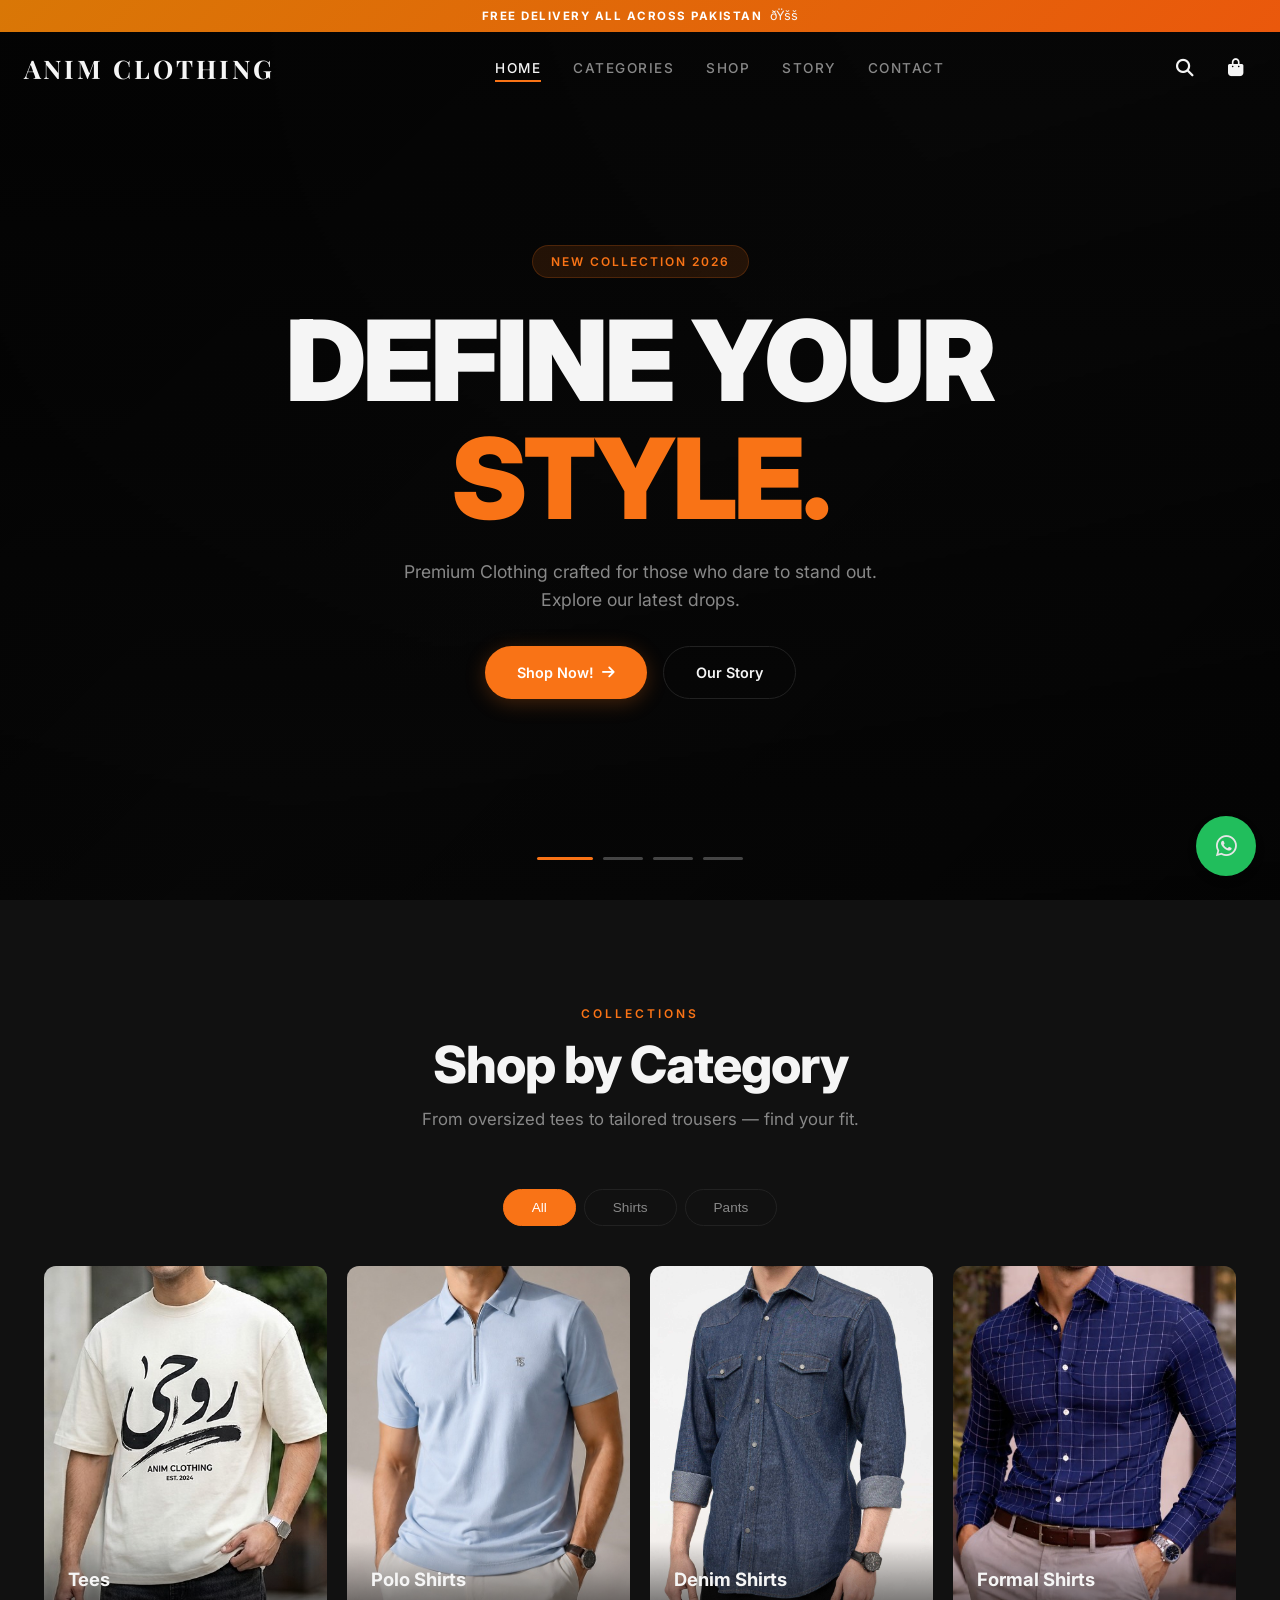
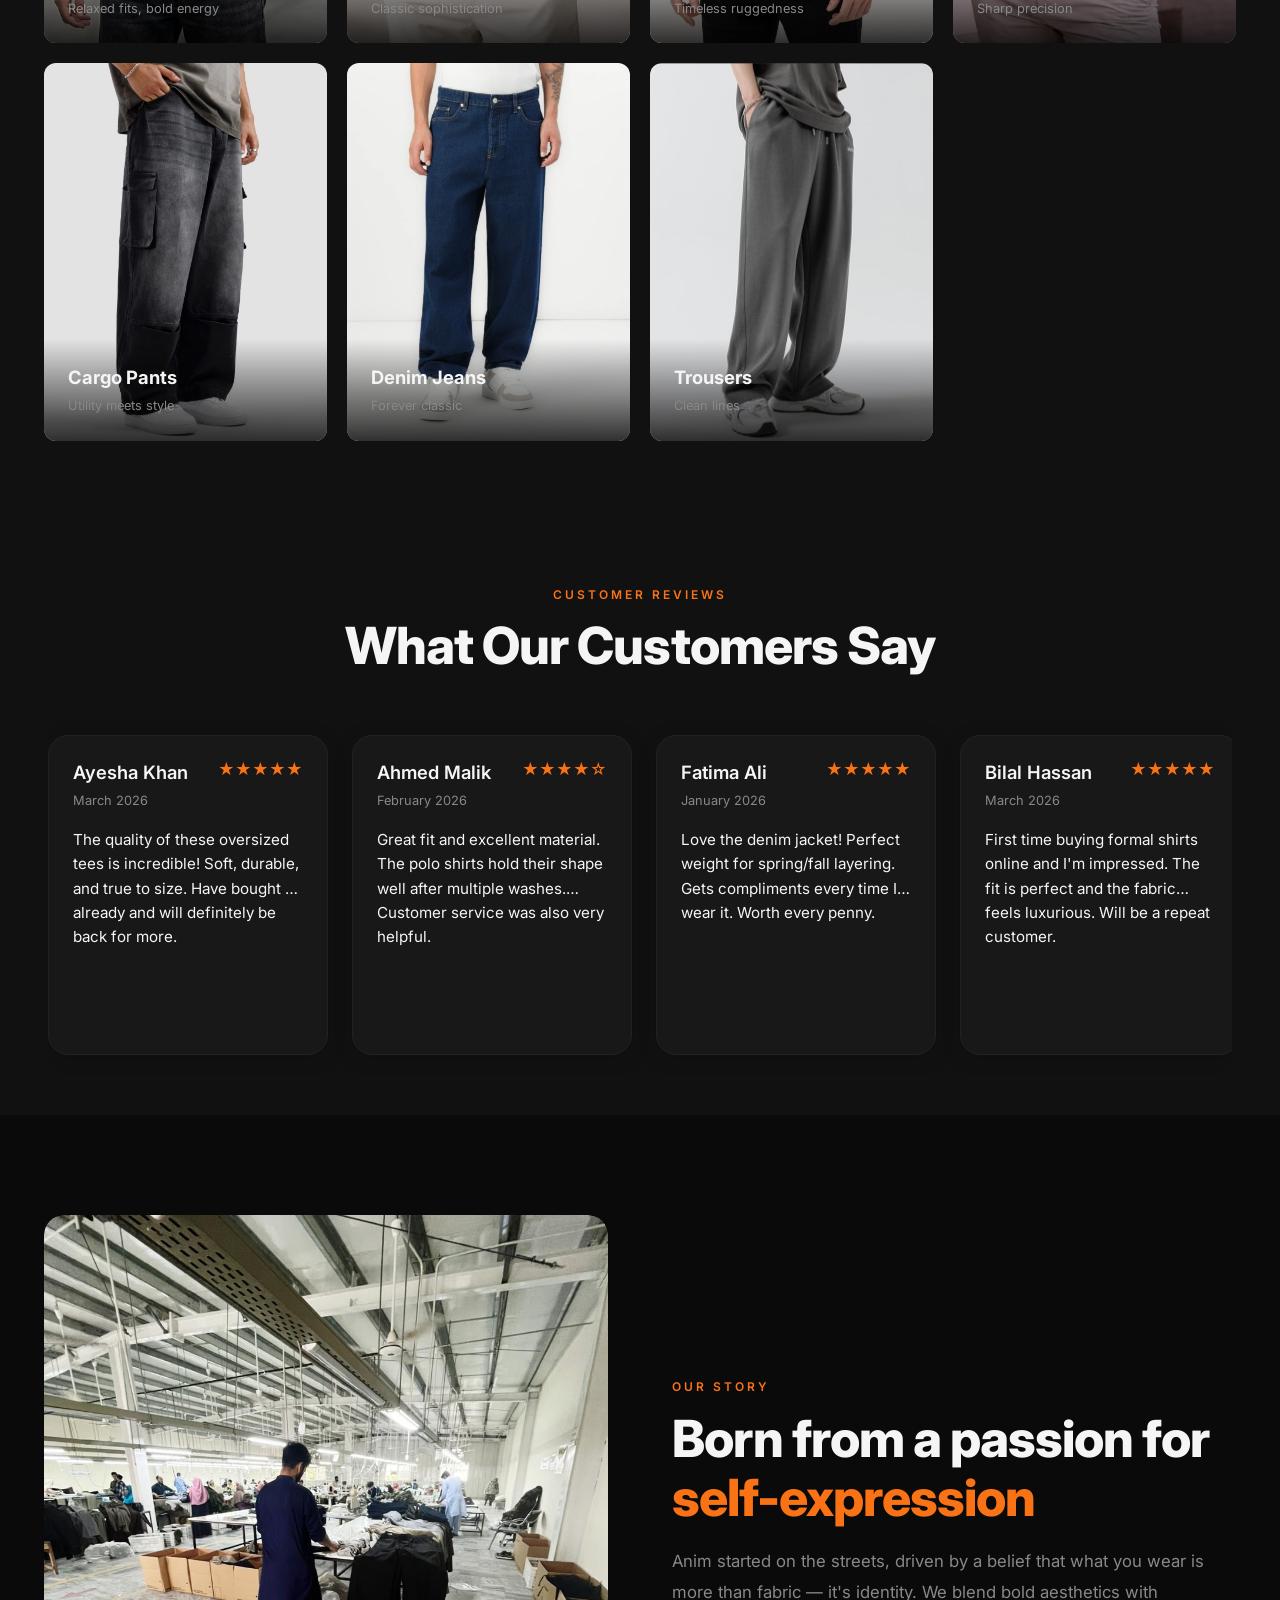
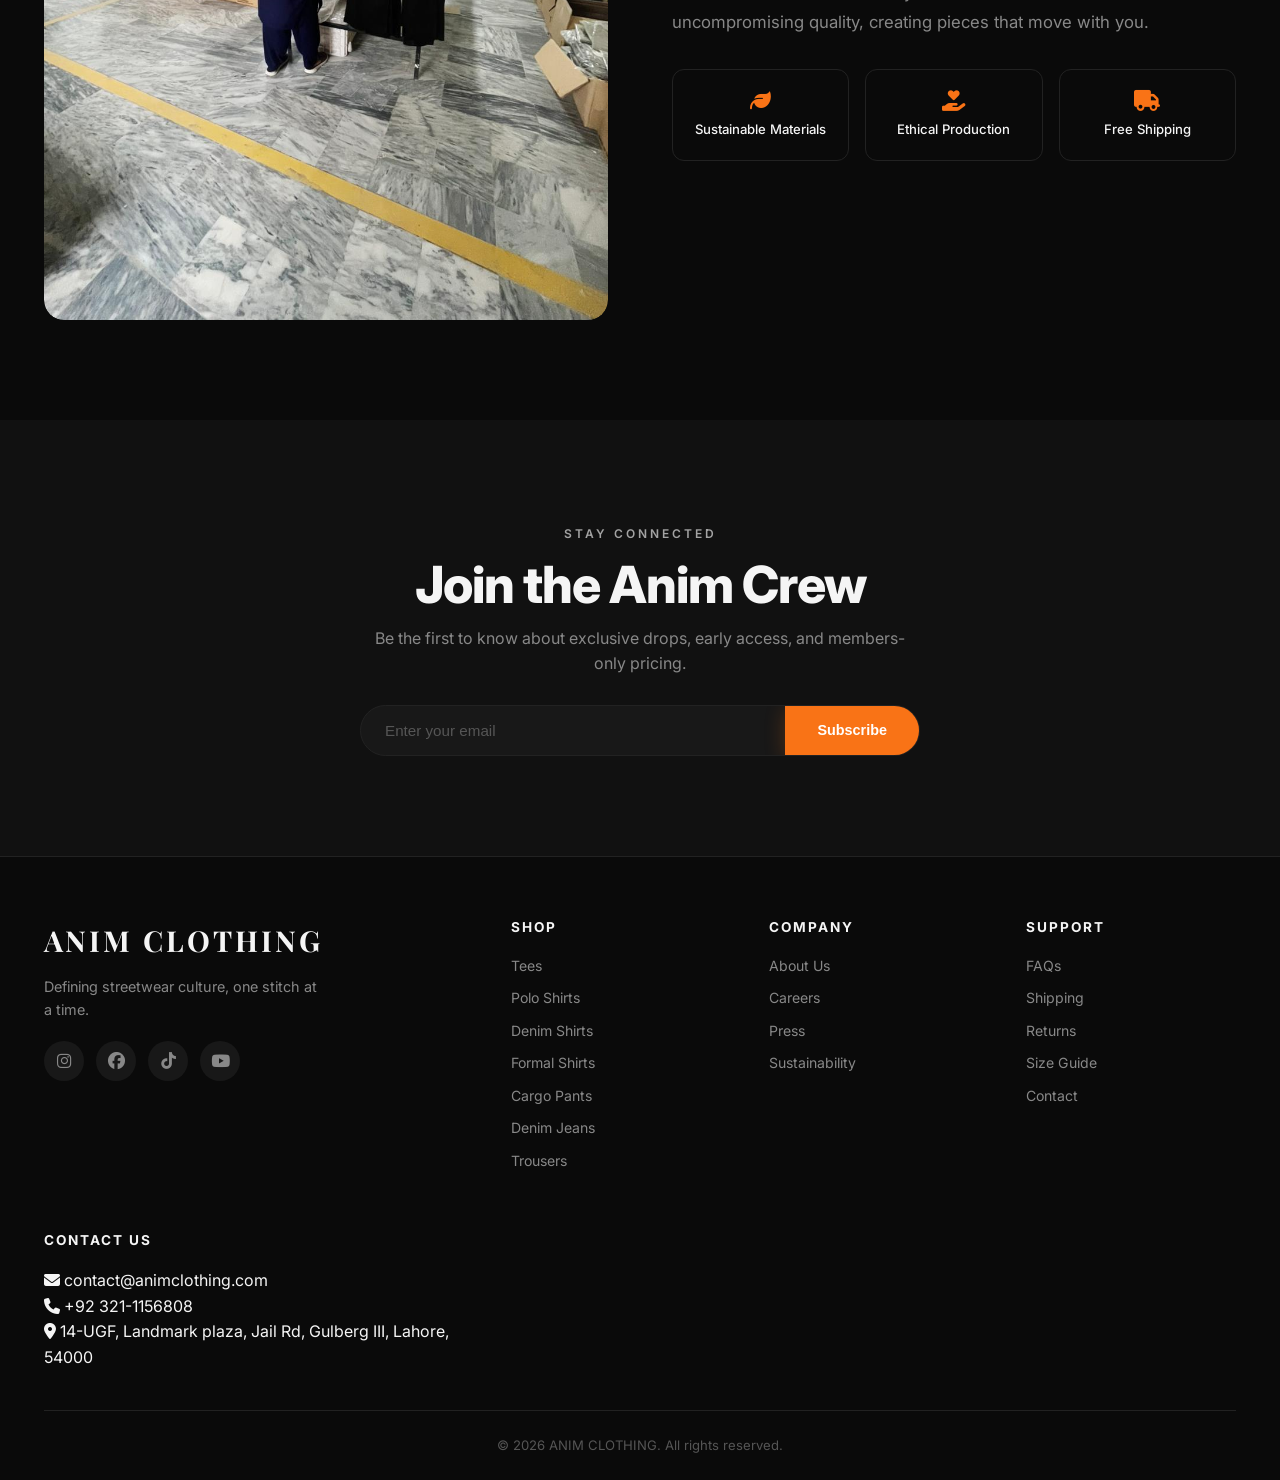
<file: index.html>
<!DOCTYPE html>
<html lang="en">
<head>
  <meta charset="UTF-8" />
  <meta name="viewport" content="width=device-width, initial-scale=1.0" />
   <title>ANIM CLOTHING — Define Your Style</title>
  <link rel="preconnect" href="https://fonts.googleapis.com" />
  <link href="https://fonts.googleapis.com/css2?family=Inter:wght@300;400;500;600;700;800;900&family=Playfair+Display:wght@400;600;700&display=swap" rel="stylesheet" />
  <link rel="stylesheet" href="https://cdnjs.cloudflare.com/ajax/libs/font-awesome/6.5.0/css/all.min.css" />
  <link rel="stylesheet" href="css/style.css" />
<!-- Meta Pixel Code -->
<script>
!function(f,b,e,v,n,t,s)
{if(f.fbq)return;n=f.fbq=function(){n.callMethod?
n.callMethod.apply(n,arguments):n.queue.push(arguments)};
if(!f._fbq)f._fbq=n;n.push=n;n.loaded=!0;n.version='2.0';
n.queue=[];t=b.createElement(e);t.async=!0;
t.src=v;s=b.getElementsByTagName(e)[0];
s.parentNode.insertBefore(t,s)}(window, document,'script',
'https://connect.facebook.net/en_US/fbevents.js');
fbq('init', '1476555017252891');
fbq('track', 'PageView');
</script>
<noscript><img height="1" width="1" style="display:none"
src="https://www.facebook.com/tr?id=1476555017252891&ev=PageView&noscript=1"
/></noscript>
<!-- End Meta Pixel Code -->
</head>
<body>

  <!-- Announcement Bar -->
  <div class="announcement-bar">
    <div class="announcement-content">
      <span class="announcement-text">Free Delivery All Across Pakistan</span>
      <span class="announcement-emoji">ðŸšš</span>
    </div>
  </div>

  <!-- Navigation -->
  <nav class="navbar" id="navbar">
     <div class="nav-inner">
       <a href="#" class="logo">ANIM CLOTHING</a>
      <ul class="nav-links" id="navLinks">
        <li><a href="#hero" class="active">Home</a></li>
        <li><a href="#categories">Categories</a></li>
        <li><a href="#categories">Shop</a></li>
        <li><a href="#story">Story</a></li>
        <li><a href="#contact">Contact</a></li>
      </ul>
       <div class="nav-actions">
         <button class="icon-btn" id="searchToggle" aria-label="Search"><i class="fas fa-search"></i></button>
         <button class="icon-btn" id="cartToggle" aria-label="Cart">
           <i class="fas fa-shopping-bag"></i>
           <span class="cart-count" id="cartCount">0</span>
         </button>
         <button class="hamburger" id="hamburger" aria-label="Menu">
           <span></span><span></span><span></span>
         </button>
       </div>
    </div>
  </nav>

  <!-- Mobile Menu Overlay -->
  <div class="mobile-overlay" id="mobileOverlay">
    <ul class="mobile-links">
      <li><a href="#hero">Home</a></li>
      <li><a href="#categories">Categories</a></li>
      <li><a href="#categories">Shop</a></li>
      <li><a href="#story">Story</a></li>
      <li><a href="#contact">Contact</a></li>
    </ul>
  </div>

  <!-- Hero Section -->
  <section class="hero" id="hero">
    <div class="hero-bg">
      <div class="hero-slider" id="heroSlider">
        <div class="slide active" style="background-image: url('https://images.unsplash.com/photo-1523381210434-271e8be1f52b?w=1600&q=80')"></div>
        <div class="slide" style="background-image: url('https://images.unsplash.com/photo-1551028719-00167b16eac5?w=1600&q=80')"></div>
        <div class="slide" style="background-image: url('assets/images/Beige Zip Polo Shirt 1.jpeg')"></div>
        <div class="slide" style="background-image: url('https://images.unsplash.com/photo-1596755094514-f87e34085b2c?w=1600&q=80')"></div>
      </div>
      <div class="hero-overlay"></div>
      <div class="hero-slider-dots" id="sliderDots"></div>
    </div>
    <div class="hero-content">
      <span class="hero-badge">New Collection 2026</span>
      <h1 class="hero-title">
        <span class="hero-line">Define Your</span>
        <span class="hero-line accent">Style.</span>
      </h1>
      <p class="hero-desc">Premium Clothing crafted for those who dare to stand out. Explore our latest drops.</p>
      <div class="hero-buttons">
        <a href="#categories" class="btn btn-primary">Shop Now! <i class="fas fa-arrow-right"></i></a>
        <a href="#story" class="btn btn-outline">Our Story</a>
      </div>
    </div>

  </section>

  <!-- Categories Section -->
  <section class="section categories" id="categories">
    <div class="container">
      <div class="section-header">
        <span class="section-tag">Collections</span>
        <h2 class="section-title">Shop by Category</h2>
        <p class="section-desc">From oversized tees to tailored trousers — find your fit.</p>
      </div>

      <div class="category-tabs">
        <button class="cat-tab active" data-cat="all">All</button>
        <button class="cat-tab" data-cat="shirts">Shirts</button>
        <button class="cat-tab" data-cat="pants">Pants</button>
      </div>

      <div class="category-grid" id="categoryGrid">
        <!-- Rendered by JS -->
      </div>
    </div>
  </section>

   <!-- Reviews Section -->
   <section class="section reviews" id="reviews">
     <div class="container">
       <div class="section-header">
         <span class="section-tag">Customer Reviews</span>
         <h2 class="section-title">What Our Customers Say</h2>
       </div>
       <div class="reviews-slider">
         <div class="reviews-track">
           <!-- Review cards will be populated by JavaScript -->
         </div>
       </div>
     </div>
   </section>

  <!-- Story Section -->
  <section class="section story" id="story">
    <div class="container">
      <div class="story-grid">
         <div class="story-image reveal">
            <div class="story-slider">
              <div class="story-slider-track">
                <div class="story-slide"><img src="assets/images/story-1.jpg" alt="ANIM CLOTHING Story 1" onerror="this.onerror=null;this.src='assets/images/default-story.jpg'"></div>
                <div class="story-slide"><img src="assets/images/story-2.jpg" alt="ANIM CLOTHING Story 2" onerror="this.onerror=null;this.src='assets/images/default-story.jpg'"></div>
                <div class="story-slide"><img src="assets/images/story-3.jpg" alt="ANIM CLOTHING Story 3" onerror="this.onerror=null;this.src='assets/images/default-story.jpg'"></div>
                <div class="story-slide"><img src="assets/images/story-1.jpg" alt="ANIM CLOTHING Story 1" onerror="this.onerror=null;this.src='assets/images/default-story.jpg'"></div>
              </div>
            </div>
          </div>
        <div class="story-content reveal">
          <span class="section-tag">Our Story</span>
          <h2 class="section-title" style="text-align:left">Born from a passion for <span class="accent">self-expression</span></h2>
          <p>Anim started on the streets, driven by a belief that what you wear is more than fabric — it's identity. We blend bold aesthetics with uncompromising quality, creating pieces that move with you.</p>
          <div class="story-features">
            <div class="story-feature">
              <i class="fas fa-leaf"></i>
              <span>Sustainable Materials</span>
            </div>
            <div class="story-feature">
              <i class="fas fa-hand-holding-heart"></i>
              <span>Ethical Production</span>
            </div>
            <div class="story-feature">
              <i class="fas fa-truck"></i>
              <span>Free Shipping</span>
            </div>
          </div>
        </div>
      </div>
    </div>
  </section>

  <!-- Newsletter -->
  <section class="section newsletter" id="contact">
    <div class="container">
      <div class="newsletter-box reveal">
        <span class="section-tag" style="color:#a3a3a3">Stay Connected</span>
        <h2 class="section-title">Join the Anim Crew</h2>
        <p>Be the first to know about exclusive drops, early access, and members-only pricing.</p>
        <form class="newsletter-form" id="newsletterForm">
          <div class="input-group">
            <input type="email" placeholder="Enter your email" required />
            <button type="submit" class="btn btn-primary">Subscribe</button>
          </div>
        </form>
      </div>
    </div>
  </section>

  <!-- Return & Refund Policy -->
  <section class="section policy-section policy-collapsed" id="returns">
    <div class="container">
      <div class="section-header">
        <h2 class="section-title">Return &amp; Refund Policy</h2>
        <button class="policy-close" onclick="togglePolicy('returns')" aria-label="Close"><i class="fas fa-times"></i></button>
      </div>
      <div class="policy-content">
        <p>At ANIM Clothing, customer satisfaction is our priority. If you are not fully satisfied with your purchase, you may request a return or exchange under the following conditions:</p>

        <h3>Returns</h3>
        <p>We offer a <strong>3-day return policy</strong>, which means you have 3 days after receiving your item to request a return.</p>
        <p>To be eligible for a return:</p>
        <ul>
          <li>Item must be unused, unworn, and in original condition</li>
          <li>Tags and packaging must be intact</li>
          <li>Proof of purchase (order number or receipt) is required</li>
        </ul>
        <p><strong>Non-Returnable Items:</strong></p>
        <ul>
          <li>Sale or discounted items</li>
          <li>Customized or made-to-order products</li>
        </ul>

        <h3>Exchanges</h3>
        <p>We only replace items if:</p>
        <ul>
          <li>You received the wrong item</li>
          <li>The item is defective</li>
          <li>You need a size exchange (subject to availability)</li>
        </ul>

        <h3>Return Process</h3>
        <p>To start a return or exchange:</p>
        <ul>
          <li>Email us at: <a href="mailto:animclothing.official@gmail.com">animclothing.official@gmail.com</a></li>
          <li>Call / WhatsApp: <a href="tel:0321-1156808">0321-1156808</a></li>
          <li>Provide your order number and reason for return</li>
        </ul>
        <p>Our team will guide you through the next steps.</p>

        <h3>Refunds</h3>
        <p>Once we receive and inspect your return, we will notify you. If approved, your refund will be processed within <strong>5â€“7 working days</strong>.</p>
        <p>Refunds are issued via <strong>Bank Transfer / JazzCash / EasyPaisa</strong>.</p>

        <h3>Shipping Costs</h3>
        <p>Customers are responsible for return shipping costs. Shipping charges are non-refundable. If the item is defective or incorrect, we will cover the return cost.</p>

        <h3>Contact Information</h3>
        <p>
          ANIM Clothing<br>
          Land Mark Plaza, Jail Road, Shop # 56 Lahore 54000, Pakistan<br>
          Email: <a href="mailto:animclothing.official@gmail.com">animclothing.official@gmail.com</a><br>
          Phone: <a href="tel:0321-1156808">0321-1156808</a>
        </p>
      </div>
    </div>
  </section>

  <!-- Shipping Policy -->
  <section class="section policy-section policy-collapsed" id="shipping">
    <div class="container">
      <div class="section-header">
        <h2 class="section-title">Shipping Policy</h2>
        <button class="policy-close" onclick="togglePolicy('shipping')" aria-label="Close"><i class="fas fa-times"></i></button>
      </div>
      <div class="policy-content">
        <p>At Anim Clothing, we are committed to delivering your orders quickly and efficiently.</p>

        <h3>Order Processing</h3>
        <p>All orders are processed within <strong>24 hours</strong> of confirmation. Orders placed on weekends or public holidays will be processed on the next working day.</p>

        <h3>Delivery Time Frames</h3>
        <ul>
          <li><strong>Same City Delivery:</strong> Orders within the same city are delivered within 24 to 48 hours.</li>
          <li><strong>Other Cities &amp; Provinces:</strong> Orders shipped to other cities and provinces are delivered within 3 to 5 business days.</li>
        </ul>

        <h3>Shipping Charges</h3>
        <p>Shipping charges, if applicable, will be calculated and displayed at checkout.</p>

        <h3>Order Tracking</h3>
        <p>Once your order has been dispatched, you will receive a tracking number via email or SMS to monitor your shipment status.</p>

        <h3>Delivery Delays</h3>
        <p>While we strive to meet the stated delivery timelines, delays may occur due to unforeseen circumstances such as weather conditions, public holidays, or courier service issues.</p>

        <h3>Contact Us</h3>
        <p>For any shipping-related queries, please contact our customer support team at <a href="tel:0321-1156808">0321-1156808</a>.</p>
        <p>Thank you for shopping with Anim Clothing!</p>
      </div>
    </div>
  </section>

  <!-- Footer -->
  <footer class="footer">
    <div class="container">
      <div class="footer-grid">
        <div class="footer-brand">
          <a href="#" class="logo">ANIM CLOTHING</a>
          <p>Defining streetwear culture, one stitch at a time.</p>
          <div class="footer-social">
            <a href="https://www.instagram.com/animclothing.official/" target="_blank"><i class="fab fa-instagram"></i></a>
            <a href="https://www.facebook.com/AnimClothing.Offical" target="_blank"><i class="fab fa-facebook"></i></a>
            <a href="#"><i class="fab fa-tiktok"></i></a>
            <a href="#"><i class="fab fa-youtube"></i></a>
          </div>
        </div>
        <div class="footer-col">
          <h4>Shop</h4>
          <a href="oversized-tees.html">Tees</a>
          <a href="#">Polo Shirts</a>
          <a href="#">Denim Shirts</a>
          <a href="#">Formal Shirts</a>
          <a href="#">Cargo Pants</a>
          <a href="#">Denim Jeans</a>
          <a href="#">Trousers</a>
        </div>
        <div class="footer-col">
          <h4>Company</h4>
          <a href="#">About Us</a>
          <a href="#">Careers</a>
          <a href="#">Press</a>
          <a href="#">Sustainability</a>
        </div>
         <div class="footer-col">
           <h4>Support</h4>
           <a href="#">FAQs</a>
           <a href="#" onclick="togglePolicy('shipping'); return false;">Shipping</a>
           <a href="#" onclick="togglePolicy('returns'); return false;">Returns</a>
           <a href="#">Size Guide</a>
           <a href="#">Contact</a>
         </div>
          <div class="footer-col">
            <h4>Contact Us</h4>
            <p><i class="fas fa-envelope"></i> contact@animclothing.com</p>
            <p><i class="fas fa-phone"></i> +92 321-1156808</p>
            <p><i class="fas fa-map-marker-alt"></i> 14-UGF, Landmark plaza, Jail Rd, Gulberg III, Lahore, 54000</p>
          </div>
       </div>
       <div class="footer-bottom">
          <p>&copy; 2026 ANIM CLOTHING. All rights reserved.</p>
       </div>
    </div>
  </footer>

  <!-- Cart Sidebar -->
  <div class="cart-sidebar" id="cartSidebar">
    <div class="cart-header">
      <h3>Your Cart <span id="cartItemCount">(0)</span></h3>
      <button id="cartClose" aria-label="Close cart"><i class="fas fa-times"></i></button>
    </div>
    <div class="cart-items" id="cartItems">
      <div class="cart-empty">
        <i class="fas fa-shopping-bag"></i>
        <p>Your bag is empty</p>
      </div>
    </div>
    <div class="cart-footer">
      <div class="cart-total">
        <span>Total</span>
        <span id="cartTotal">$0.00</span>
      </div>
      <button class="btn btn-primary checkout-btn">Checkout</button>
    </div>
  </div>
  <div class="cart-overlay" id="cartOverlay"></div>

  <!-- Wishlist Sidebar -->
  <div class="cart-sidebar wishlist-sidebar" id="wishlistSidebar">
    <div class="cart-header">
      <h3>Wishlist <span id="wishlistCount">(0)</span></h3>
      <button id="wishlistClose" aria-label="Close wishlist"><i class="fas fa-times"></i></button>
    </div>
    <div class="cart-items" id="wishlistItems">
      <div class="cart-empty">
        <i class="fas fa-heart"></i>
        <p>Your wishlist is empty</p>
      </div>
    </div>
  </div>
  <div class="cart-overlay" id="wishlistOverlay"></div>

  <!-- Toast Notification -->
  <div class="toast" id="toast">
    <i class="fas fa-check-circle"></i>
    <span id="toastMessage">Item added to cart!</span>
  </div>

    <script src="js/data.js?v=13"></script>
    <script src="js/cart.js?v=13"></script>
    <script src="js/main.js?v=13"></script>
   
    <!-- Back to Top -->
    <button class="back-to-top" id="backToTop" aria-label="Back to top">
      <i class="fas fa-arrow-up"></i>
    </button>

    <!-- Floating WhatsApp Button -->
    <a href="https://wa.me/923211156808?text=Hello%2C%20I%20am%20interested%20in%20your%20clothing%20collection" class="whatsapp-float" target="_blank">
      <i class="fab fa-whatsapp"></i>
    </a>
</body>
</html>
</file>
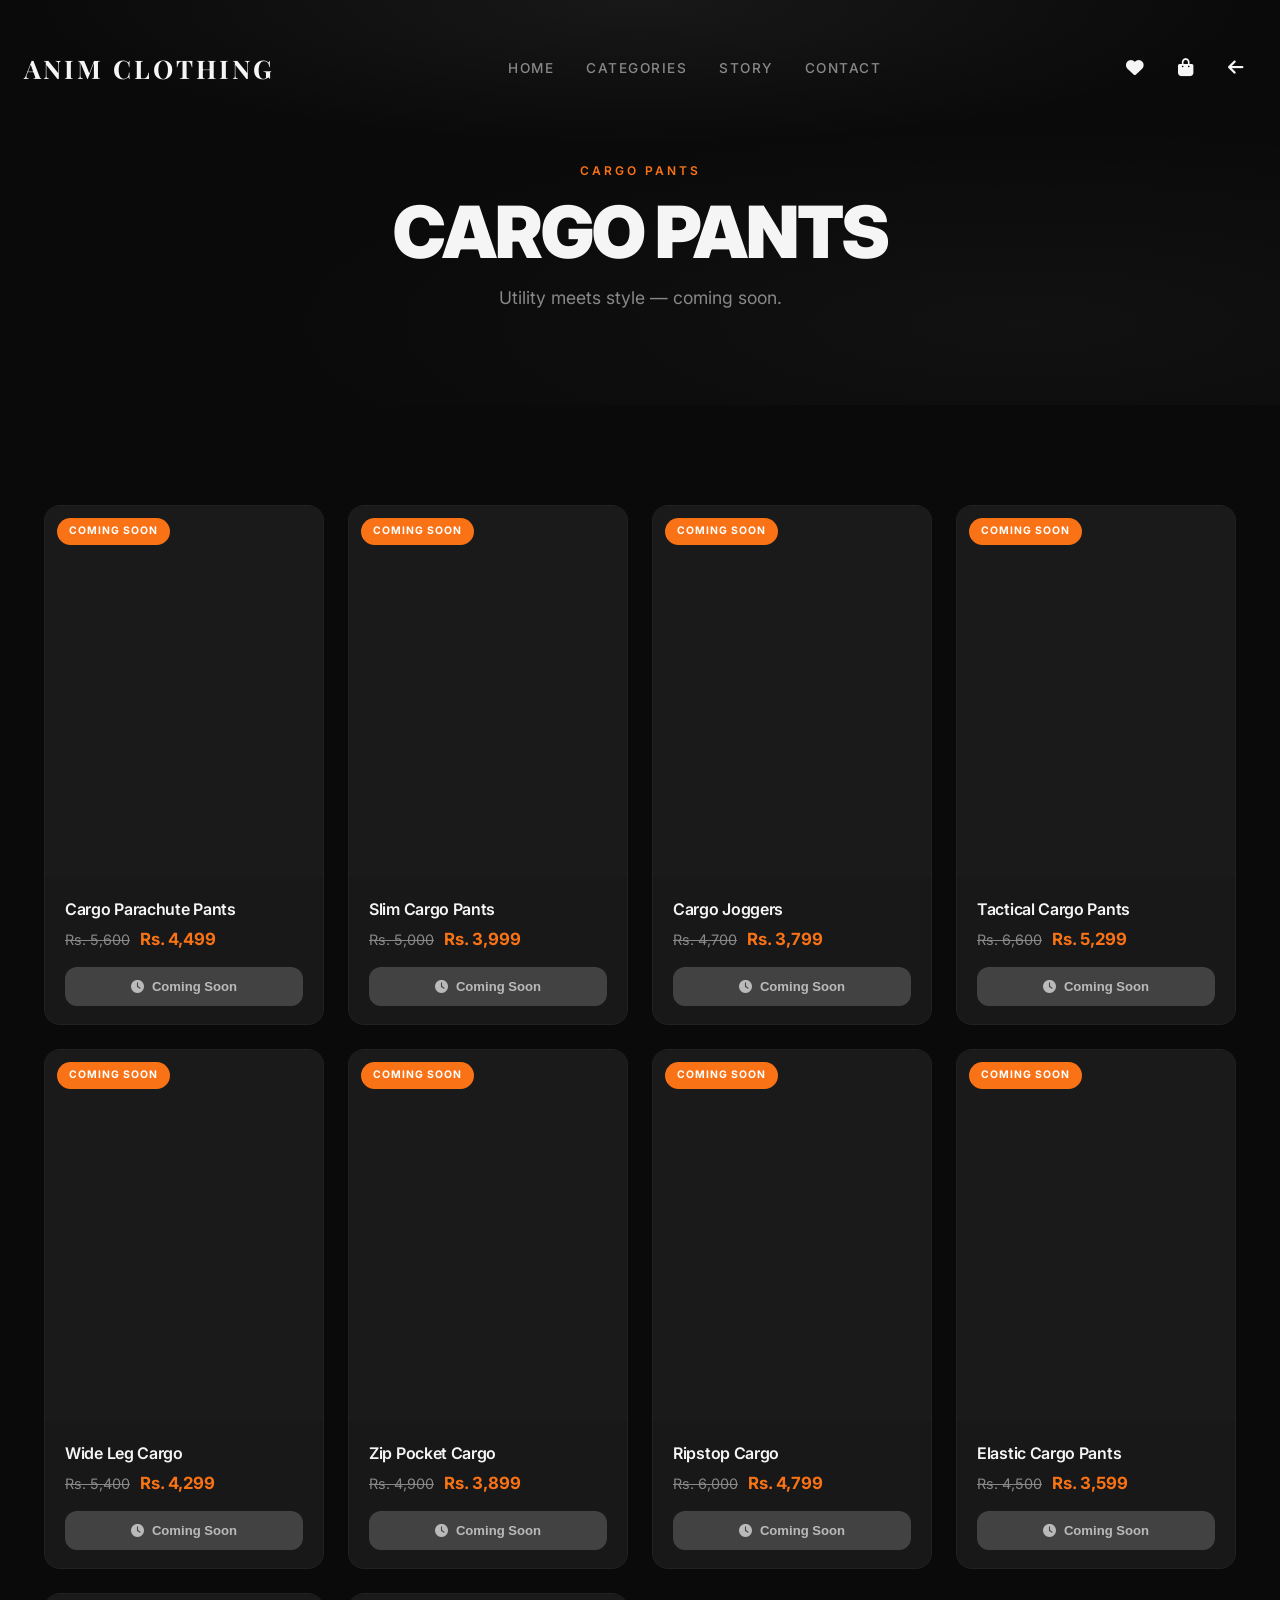
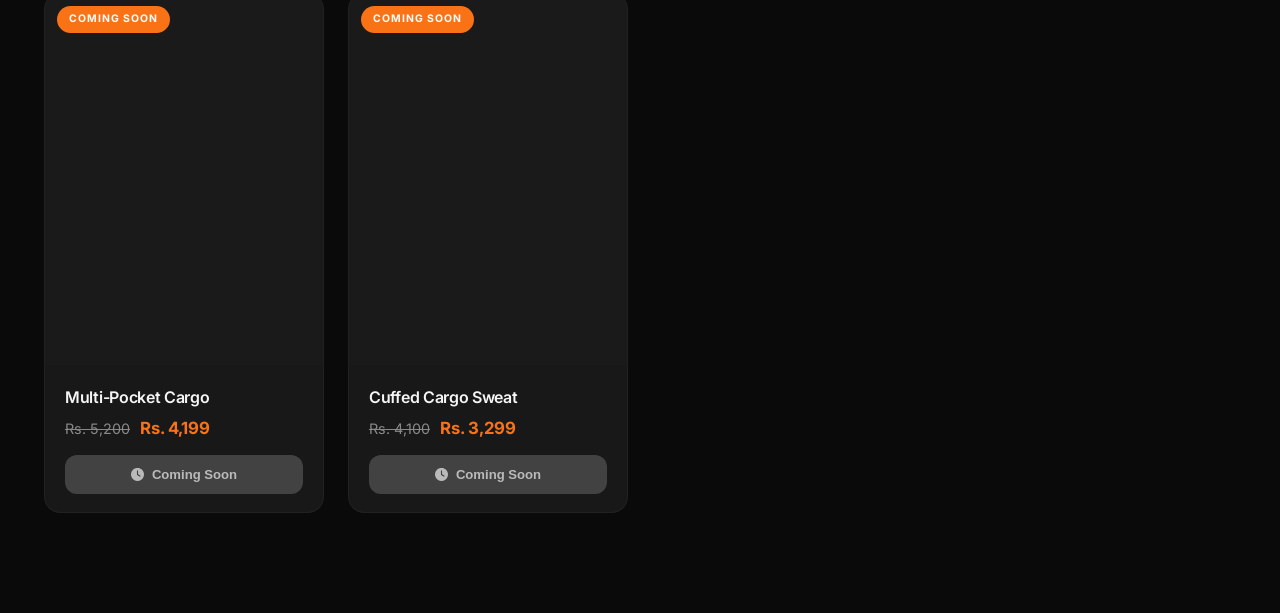
<file: cargo-pants.html>
<!DOCTYPE html>
<html lang="en">
<head>
  <meta charset="UTF-8" />
  <meta name="viewport" content="width=device-width, initial-scale=1.0" />
   <title>ANIM CLOTHING — Cargo Pants</title>
  <meta name="description" content="Shop our collection of cargo pants — utility meets style." />
  <link rel="preconnect" href="https://fonts.googleapis.com" />
  <link href="https://fonts.googleapis.com/css2?family=Inter:wght@300;400;500;600;700;800;900&family=Playfair+Display:wght@400;600;700&display=swap" rel="stylesheet" />
  <link rel="stylesheet" href="https://cdnjs.cloudflare.com/ajax/libs/font-awesome/6.5.0/css/all.min.css" />
  <link rel="stylesheet" href="css/style.css" />
  <link rel="stylesheet" href="css/collection.css" />
  <link rel="stylesheet" href="css/modal.css" />
<!-- Meta Pixel Code -->
<script>
!function(f,b,e,v,n,t,s)
{if(f.fbq)return;n=f.fbq=function(){n.callMethod?
n.callMethod.apply(n,arguments):n.queue.push(arguments)};
if(!f._fbq)f._fbq=n;n.push=n;n.loaded=!0;n.version='2.0';
n.queue=[];t=b.createElement(e);t.async=!0;
t.src=v;s=b.getElementsByTagName(e)[0];
s.parentNode.insertBefore(t,s)}(window, document,'script',
'https://connect.facebook.net/en_US/fbevents.js');
fbq('init', '1476555017252891');
fbq('track', 'PageView');
</script>
<noscript><img height="1" width="1" style="display:none"
src="https://www.facebook.com/tr?id=1476555017252891&ev=PageView&noscript=1"
/></noscript>
<!-- End Meta Pixel Code -->
</head>
<body>
  <nav class="navbar" id="navbar">
    <div class="nav-inner">
       <a href="index.html" class="logo">ANIM CLOTHING</a>
      <ul class="nav-links">
        <li><a href="index.html">Home</a></li>
        <li><a href="index.html#categories">Categories</a></li>
        <li><a href="index.html#story">Story</a></li>
        <li><a href="index.html#contact">Contact</a></li>
      </ul>
      <div class="nav-actions">
        <button class="icon-btn" id="wishlistToggle" aria-label="Wishlist"><i class="fas fa-heart"></i></button>
        <button class="icon-btn" id="cartToggle" aria-label="Cart">
          <i class="fas fa-shopping-bag"></i>
          <span class="cart-count" id="cartCount">0</span>
        </button>
        <a href="index.html" class="icon-btn" aria-label="Back"><i class="fas fa-arrow-left"></i></a>
      </div>
    </div>
  </nav>

  <section class="collection-hero" id="collectionHero">
    <div class="collection-hero-bg"></div>
    <div class="collection-hero-content">
      <span class="section-tag">Cargo Pants</span>
      <h1 class="collection-hero-title">Cargo Pants</h1>
      <p class="collection-hero-desc">Utility meets style — coming soon.</p>
    </div>
  </section>

  <section class="section">
    <div class="container">
      <div class="collection-grid" id="collectionGrid"></div>
    </div>
  </section>

  <div class="cart-sidebar" id="cartSidebar">
    <div class="cart-header">
      <h3>Your Cart <span id="cartItemCount">(0)</span></h3>
      <button id="cartClose" aria-label="Close cart"><i class="fas fa-times"></i></button>
    </div>
    <div class="cart-items" id="cartItems">
      <div class="cart-empty"><i class="fas fa-shopping-bag"></i><p>Your bag is empty</p></div>
    </div>
    <div class="cart-footer">
      <div class="cart-total"><span>Total</span><span id="cartTotal">Rs. 0</span></div>
      <button class="btn btn-primary checkout-btn">Checkout</button>
    </div>
  </div>
  <div class="cart-overlay" id="cartOverlay"></div>
  <div class="cart-sidebar wishlist-sidebar" id="wishlistSidebar">
    <div class="cart-header">
      <h3>Wishlist <span id="wishlistCount">(0)</span></h3>
      <button id="wishlistClose" aria-label="Close wishlist"><i class="fas fa-times"></i></button>
    </div>
    <div class="cart-items" id="wishlistItems">
      <div class="cart-empty"><i class="fas fa-heart"></i><p>Your wishlist is empty</p></div>
    </div>
  </div>
  <div class="cart-overlay" id="wishlistOverlay"></div>
  <div class="toast" id="toast"><i class="fas fa-check-circle"></i><span id="toastMessage">Item added to cart!</span></div>
  <div class="product-modal-overlay" id="productModalOverlay">
    <div class="product-modal" id="productModal">
      <button class="modal-close" onclick="closeModal()"><i class="fas fa-times"></i></button>
      <div class="modal-images" id="modalImages"><div class="modal-image-placeholder"><i class="fas fa-shirt"></i></div></div>
      <div class="modal-content">
        <span class="modal-category" id="modalCategory"></span>
        <h2 id="modalTitle">Loading...</h2>
        <span class="stock-badge in-stock" id="modalStockBadge"></span>
        <span class="modal-price" id="modalPrice"></span>
        <div class="modal-divider"></div>
        <p class="modal-description" id="modalDescription"></p>
        <div class="modal-colors" id="modalColors"></div>
        <div class="modal-sizes" id="modalSizes"></div>
        <div class="modal-details" id="modalDetails"></div>
        <div class="modal-actions">
          <button class="btn btn-primary" id="modalAddToCartBtn"><i class="fas fa-shopping-bag"></i> Add to Cart</button>
          <button class="wishlist-btn" id="modalWishlistBtn"><i class="far fa-heart"></i></button>
        </div>
      </div>
    </div>
  </div>

  <script>window.collectionCat = 'cargo';</script>
  <script src="js/data.js?v=13"></script>
  <script src="js/cart.js?v=13"></script>
  <script src="js/collection.js?v=13"></script>
  <script src="js/modal-data.js?v=13"></script>
  <script src="js/modal.js?v=13"></script>
</body>
</html>
</file>
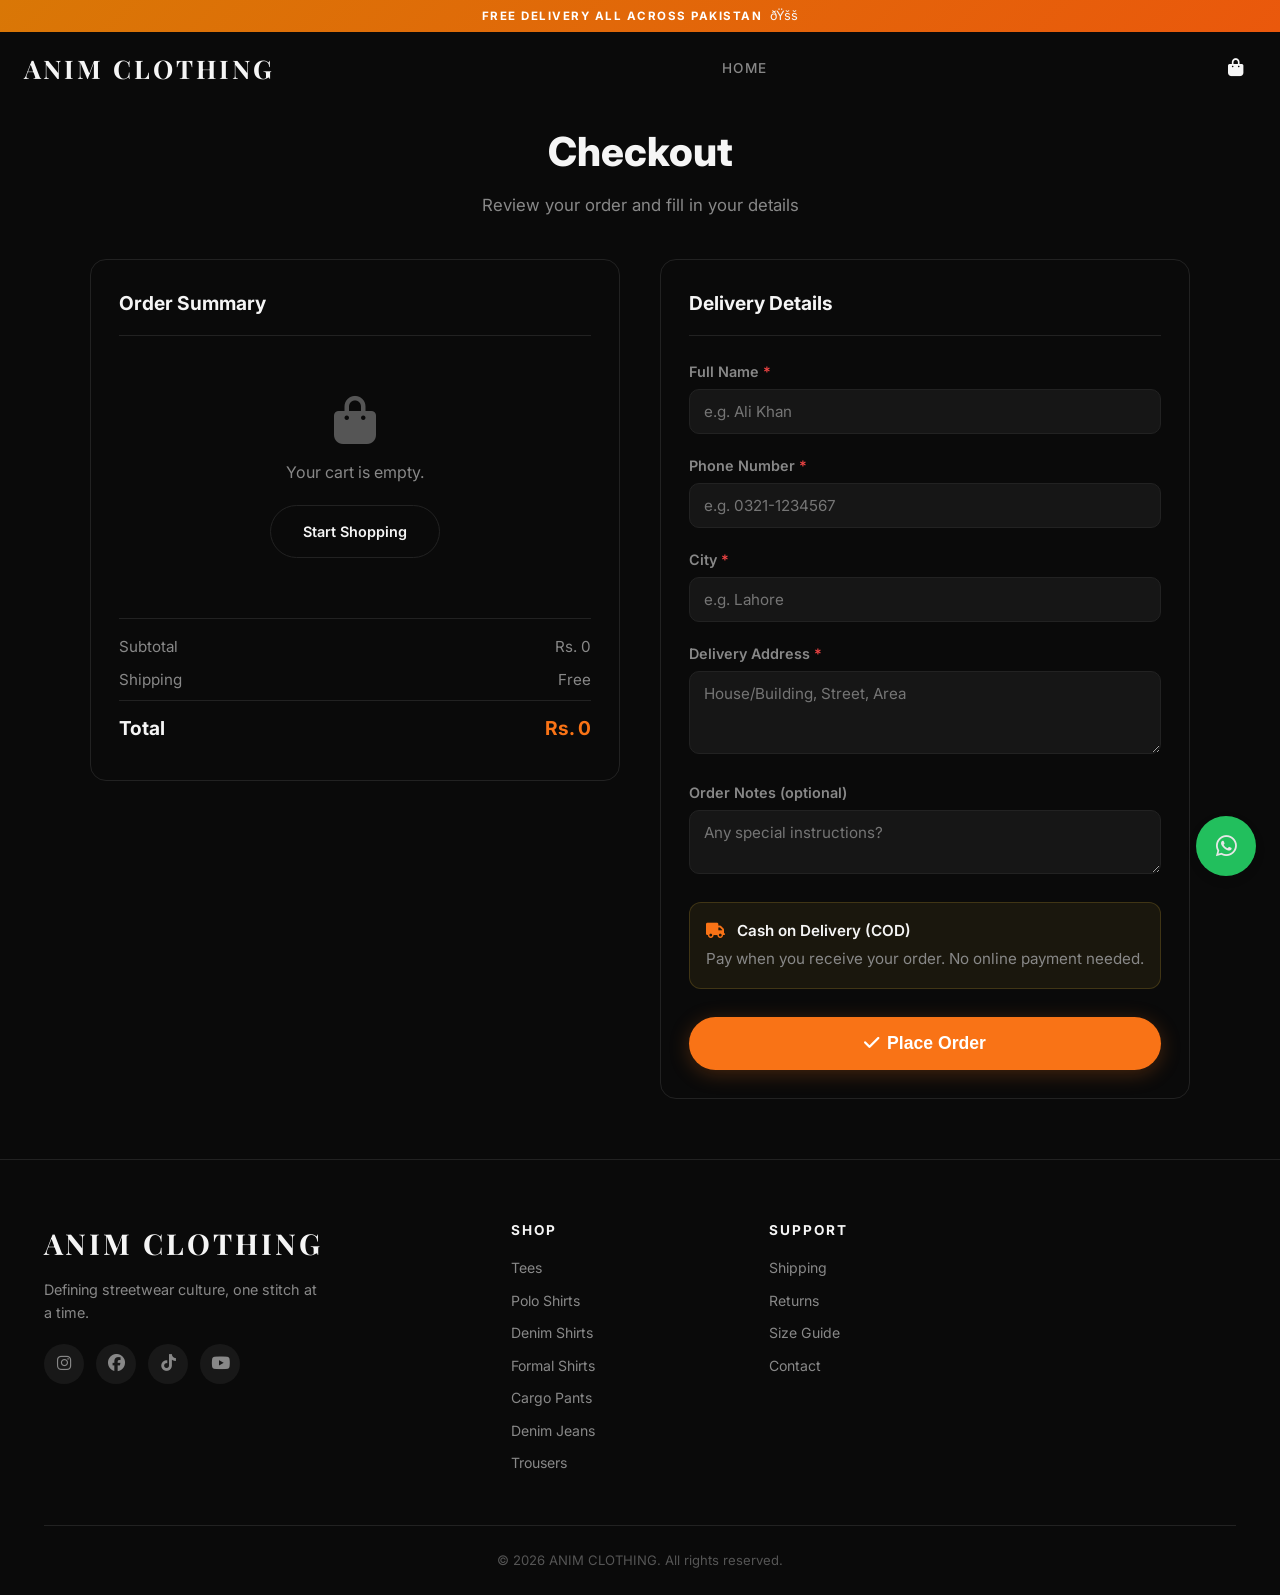
<file: checkout.html>
<!DOCTYPE html>
<html lang="en">
<head>
  <meta charset="UTF-8" />
  <meta name="viewport" content="width=device-width, initial-scale=1.0" />
  <title>ANIM CLOTHING — Checkout</title>
  <link rel="preconnect" href="https://fonts.googleapis.com" />
  <link href="https://fonts.googleapis.com/css2?family=Inter:wght@300;400;500;600;700;800;900&family=Playfair+Display:wght@400;600;700&display=swap" rel="stylesheet" />
  <link rel="stylesheet" href="https://cdnjs.cloudflare.com/ajax/libs/font-awesome/6.5.0/css/all.min.css" />
  <link rel="stylesheet" href="css/style.css" />
  <link rel="stylesheet" href="css/checkout.css" />
<!-- Meta Pixel Code -->
<script>
!function(f,b,e,v,n,t,s)
{if(f.fbq)return;n=f.fbq=function(){n.callMethod?
n.callMethod.apply(n,arguments):n.queue.push(arguments)};
if(!f._fbq)f._fbq=n;n.push=n;n.loaded=!0;n.version='2.0';
n.queue=[];t=b.createElement(e);t.async=!0;
t.src=v;s=b.getElementsByTagName(e)[0];
s.parentNode.insertBefore(t,s)}(window, document,'script',
'https://connect.facebook.net/en_US/fbevents.js');
fbq('init', '1476555017252891');
fbq('track', 'PageView');
</script>
<noscript><img height="1" width="1" style="display:none"
src="https://www.facebook.com/tr?id=1476555017252891&ev=PageView&noscript=1"
/></noscript>
<!-- End Meta Pixel Code -->
</head>
<body>

  <!-- Announcement Bar -->
  <div class="announcement-bar">
    <div class="announcement-content">
      <span class="announcement-text">Free Delivery All Across Pakistan</span>
      <span class="announcement-emoji">ðŸšš</span>
    </div>
  </div>

  <!-- Navigation -->
  <nav class="navbar" id="navbar">
    <div class="nav-inner">
      <a href="index.html" class="logo">ANIM CLOTHING</a>
      <ul class="nav-links">
        <li><a href="index.html">Home</a></li>
      </ul>
      <div class="nav-actions">
        <button class="icon-btn" id="cartToggle" aria-label="Cart">
          <i class="fas fa-shopping-bag"></i>
          <span class="cart-count" id="cartCount">0</span>
        </button>
      </div>
    </div>
  </nav>

  <!-- Checkout Section -->
  <section class="checkout-section">
    <div class="container">
      <div class="checkout-header">
        <h1>Checkout</h1>
        <p>Review your order and fill in your details</p>
      </div>

      <div class="checkout-layout" id="checkoutLayout">
        <!-- Order Summary -->
        <div class="checkout-summary">
          <h2>Order Summary</h2>
          <div class="checkout-items" id="checkoutItems">
            <!-- Rendered by JS -->
          </div>
          <div class="checkout-total">
            <div class="checkout-total-row">
              <span>Subtotal</span>
              <span id="checkoutSubtotal">Rs. 0</span>
            </div>
            <div class="checkout-total-row">
              <span>Shipping</span>
              <span>Free</span>
            </div>
            <div class="checkout-total-row checkout-total-final">
              <span>Total</span>
              <span id="checkoutTotal">Rs. 0</span>
            </div>
          </div>
        </div>

        <!-- Customer Details Form -->
        <div class="checkout-form">
          <h2>Delivery Details</h2>
          <form id="checkoutForm" novalidate>
            <div class="form-group">
              <label for="custName">Full Name <span class="required">*</span></label>
              <input type="text" id="custName" required placeholder="e.g. Ali Khan" />
            </div>
            <div class="form-group">
              <label for="custPhone">Phone Number <span class="required">*</span></label>
              <input type="tel" id="custPhone" required placeholder="e.g. 0321-1234567" />
            </div>
            <div class="form-group">
              <label for="custCity">City <span class="required">*</span></label>
              <input type="text" id="custCity" required placeholder="e.g. Lahore" />
            </div>
            <div class="form-group">
              <label for="custAddress">Delivery Address <span class="required">*</span></label>
              <textarea id="custAddress" required placeholder="House/Building, Street, Area" rows="3"></textarea>
            </div>
            <div class="form-group">
              <label for="custNotes">Order Notes (optional)</label>
              <textarea id="custNotes" placeholder="Any special instructions?" rows="2"></textarea>
            </div>

            <div class="form-group payment-info">
              <p><i class="fas fa-truck"></i> Cash on Delivery (COD)</p>
              <p class="payment-sub">Pay when you receive your order. No online payment needed.</p>
            </div>

            <button type="submit" class="btn btn-primary btn-place-order" id="placeOrderBtn">
              <i class="fas fa-check"></i> Place Order
            </button>
          </form>
        </div>
      </div>

      <!-- Confirmation State -->
      <div class="checkout-confirmation" id="checkoutConfirmation" style="display:none;">
        <div class="confirmation-box">
          <div class="confirmation-icon"><i class="fas fa-check-circle"></i></div>
          <h2>Order Placed Successfully!</h2>
          <p class="confirmation-order-id">Order ID: <strong id="confirmOrderId">ANIM-XXXX</strong></p>
          <p>We'll contact you at your provided phone number to confirm your order.</p>
          <div class="confirmation-actions">
            <a href="https://wa.me/923211156808" class="btn btn-primary" target="_blank">
              <i class="fab fa-whatsapp"></i> Contact Us on WhatsApp
            </a>
            <a href="index.html" class="btn btn-outline">Continue Shopping</a>
          </div>
        </div>
      </div>
    </div>
  </section>

  <!-- Footer -->
  <footer class="footer">
    <div class="container">
      <div class="footer-grid">
        <div class="footer-brand">
          <a href="index.html" class="logo">ANIM CLOTHING</a>
          <p>Defining streetwear culture, one stitch at a time.</p>
          <div class="footer-social">
            <a href="https://www.instagram.com/animclothing.official/" target="_blank"><i class="fab fa-instagram"></i></a>
            <a href="https://www.facebook.com/AnimClothing.Offical" target="_blank"><i class="fab fa-facebook"></i></a>
            <a href="#"><i class="fab fa-tiktok"></i></a>
            <a href="#"><i class="fab fa-youtube"></i></a>
          </div>
        </div>
        <div class="footer-col">
          <h4>Shop</h4>
          <a href="oversized-tees.html">Tees</a>
          <a href="polo-shirts.html">Polo Shirts</a>
          <a href="denim-shirts.html">Denim Shirts</a>
          <a href="formal-shirts.html">Formal Shirts</a>
          <a href="cargo-pants.html">Cargo Pants</a>
          <a href="denim-jeans.html">Denim Jeans</a>
          <a href="trousers.html">Trousers</a>
        </div>
        <div class="footer-col">
          <h4>Support</h4>
          <a href="index.html#shipping">Shipping</a>
          <a href="index.html#returns">Returns</a>
          <a href="#">Size Guide</a>
          <a href="#">Contact</a>
        </div>
      </div>
      <div class="footer-bottom">
        <p>&copy; 2026 ANIM CLOTHING. All rights reserved.</p>
      </div>
    </div>
  </footer>

  <!-- Cart Sidebar -->
  <div class="cart-sidebar" id="cartSidebar">
    <div class="cart-header">
      <h3>Your Cart <span id="cartItemCount">(0)</span></h3>
      <button id="cartClose" aria-label="Close cart"><i class="fas fa-times"></i></button>
    </div>
    <div class="cart-items" id="cartItems">
      <div class="cart-empty">
        <i class="fas fa-shopping-bag"></i>
        <p>Your bag is empty</p>
      </div>
    </div>
    <div class="cart-footer">
      <div class="cart-total">
        <span>Total</span>
        <span id="cartTotal">Rs. 0</span>
      </div>
      <button class="btn btn-primary checkout-btn">Checkout</button>
    </div>
  </div>
  <div class="cart-overlay" id="cartOverlay"></div>

  <!-- Toast Notification -->
  <div class="toast" id="toast">
    <i class="fas fa-check-circle"></i>
    <span id="toastMessage">Item added to cart!</span>
  </div>

  <!-- Back to Top -->
  <button class="back-to-top" id="backToTop" aria-label="Back to top">
    <i class="fas fa-arrow-up"></i>
  </button>

  <!-- Floating WhatsApp Button -->
  <a href="https://wa.me/923211156808?text=Hello%2C%20I%20am%20interested%20in%20your%20clothing%20collection" class="whatsapp-float" target="_blank">
    <i class="fab fa-whatsapp"></i>
  </a>

  <script src="js/data.js?v=13"></script>
  <script src="js/cart.js?v=13"></script>
  <script src="js/checkout.js?v=13"></script>
</body>
</html>
</file>
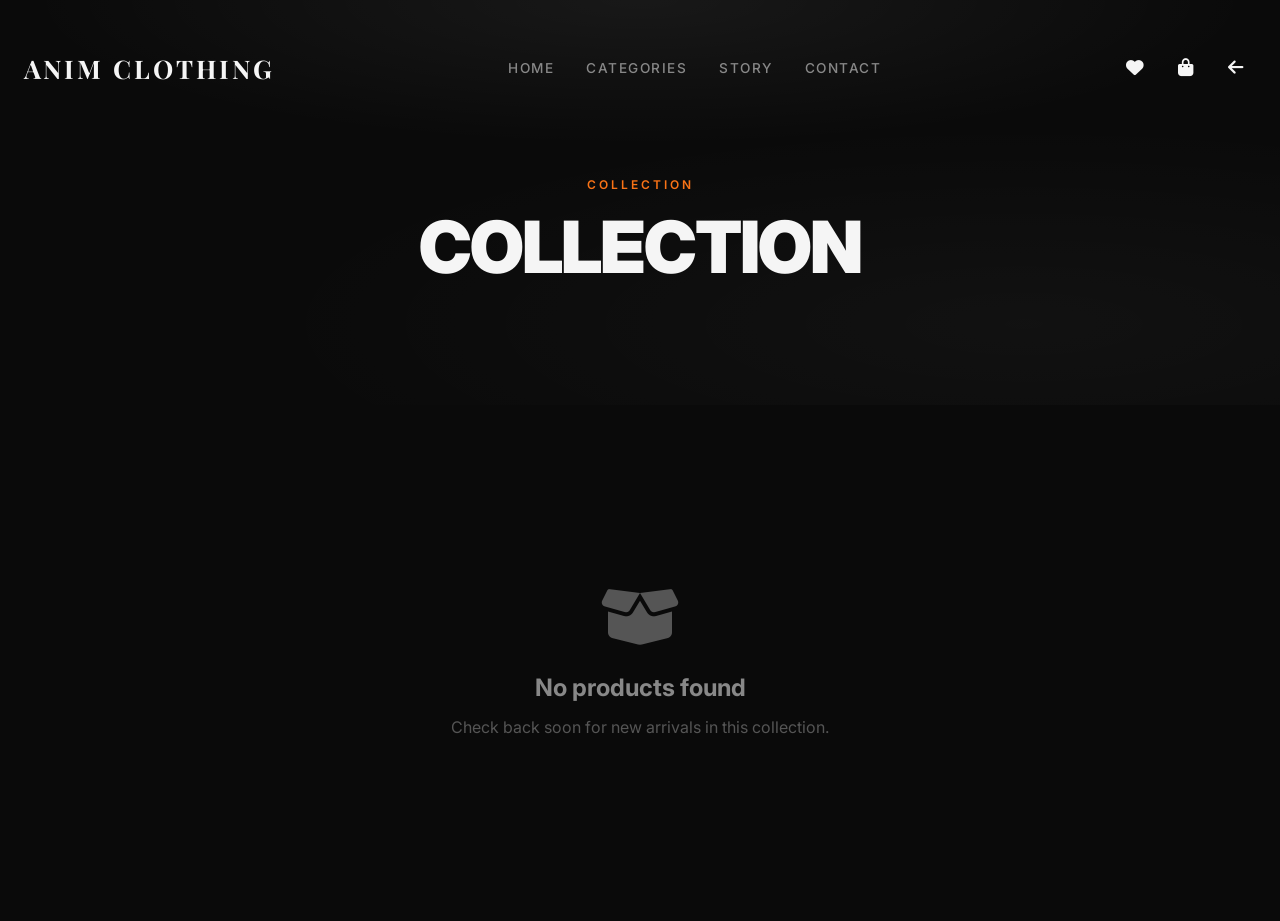
<file: collection.html>
<!DOCTYPE html>
<html lang="en">
<head>
  <meta charset="UTF-8" />
  <meta name="viewport" content="width=device-width, initial-scale=1.0" />
   <title>ANIM CLOTHING — Collection</title>
  <link rel="preconnect" href="https://fonts.googleapis.com" />
  <link href="https://fonts.googleapis.com/css2?family=Inter:wght@300;400;500;600;700;800;900&family=Playfair+Display:wght@400;600;700&display=swap" rel="stylesheet" />
  <link rel="stylesheet" href="https://cdnjs.cloudflare.com/ajax/libs/font-awesome/6.5.0/css/all.min.css" />
  <link rel="stylesheet" href="css/style.css" />
  <link rel="stylesheet" href="css/collection.css" />
  <link rel="stylesheet" href="css/modal.css" />
  
<!-- Meta Pixel Code -->
<script>
!function(f,b,e,v,n,t,s)
{if(f.fbq)return;n=f.fbq=function(){n.callMethod?
n.callMethod.apply(n,arguments):n.queue.push(arguments)};
if(!f._fbq)f._fbq=n;n.push=n;n.loaded=!0;n.version='2.0';
n.queue=[];t=b.createElement(e);t.async=!0;
t.src=v;s=b.getElementsByTagName(e)[0];
s.parentNode.insertBefore(t,s)}(window, document,'script',
'https://connect.facebook.net/en_US/fbevents.js');
fbq('init', '1476555017252891');
fbq('track', 'PageView');
</script>
<noscript><img height="1" width="1" style="display:none"
src="https://www.facebook.com/tr?id=1476555017252891&ev=PageView&noscript=1"
/></noscript>
<!-- End Meta Pixel Code -->
</head>
<body>

  <!-- Navigation -->
  <nav class="navbar" id="navbar">
    <div class="nav-inner">
       <a href="index.html" class="logo">ANIM CLOTHING</a>
      <ul class="nav-links">
        <li><a href="index.html">Home</a></li>
        <li><a href="index.html#categories">Categories</a></li>
        <li><a href="index.html#story">Story</a></li>
        <li><a href="index.html#contact">Contact</a></li>
      </ul>
      <div class="nav-actions">
        <button class="icon-btn" id="wishlistToggle" aria-label="Wishlist"><i class="fas fa-heart"></i></button>
        <button class="icon-btn" id="cartToggle" aria-label="Cart">
          <i class="fas fa-shopping-bag"></i>
          <span class="cart-count" id="cartCount">0</span>
        </button>
        <a href="index.html" class="icon-btn" aria-label="Back"><i class="fas fa-arrow-left"></i></a>
      </div>
    </div>
  </nav>

  <!-- Hero Banner -->
  <section class="collection-hero" id="collectionHero">
    <div class="collection-hero-bg"></div>
    <div class="collection-hero-content">
      <span class="section-tag" id="collTag">Collection</span>
      <h1 class="collection-hero-title" id="collTitle">Loading...</h1>
      <p class="collection-hero-desc" id="collDesc"></p>
    </div>
  </section>

  <!-- Products -->
  <section class="section">
    <div class="container">
      <div class="collection-grid" id="collectionGrid"></div>
    </div>
  </section>

  <!-- Cart / Wishlist Sidebars -->
  <!-- Cart Sidebar -->
  <div class="cart-sidebar" id="cartSidebar">
    <div class="cart-header">
      <h3>Your Cart <span id="cartItemCount">(0)</span></h3>
      <button id="cartClose" aria-label="Close cart"><i class="fas fa-times"></i></button>
    </div>
    <div class="cart-items" id="cartItems">
      <div class="cart-empty">
        <i class="fas fa-shopping-bag"></i>
        <p>Your bag is empty</p>
      </div>
    </div>
    <div class="cart-footer">
      <div class="cart-total">
        <span>Total</span>
        <span id="cartTotal">Rs. 0</span>
      </div>
      <button class="btn btn-primary checkout-btn">Checkout</button>
    </div>
  </div>
  <div class="cart-overlay" id="cartOverlay"></div>

  <!-- Wishlist Sidebar -->
  <div class="cart-sidebar wishlist-sidebar" id="wishlistSidebar">
    <div class="cart-header">
      <h3>Wishlist <span id="wishlistCount">(0)</span></h3>
      <button id="wishlistClose" aria-label="Close wishlist"><i class="fas fa-times"></i></button>
    </div>
    <div class="cart-items" id="wishlistItems">
      <div class="cart-empty">
        <i class="fas fa-heart"></i>
        <p>Your wishlist is empty</p>
      </div>
    </div>
  </div>
  <div class="cart-overlay" id="wishlistOverlay"></div>

  <!-- Toast -->
  <div class="toast" id="toast">
    <i class="fas fa-check-circle"></i>
    <span id="toastMessage">Item added to cart!</span>
  </div>

  <!-- Product Detail Modal -->
  <div class="product-modal-overlay" id="productModalOverlay">
    <div class="product-modal" id="productModal">
      <button class="modal-close" onclick="closeModal()"><i class="fas fa-times"></i></button>
      <div class="modal-images" id="modalImages">
        <div class="modal-image-placeholder"><i class="fas fa-shirt"></i></div>
      </div>
      <div class="modal-content">
        <span class="modal-category" id="modalCategory"></span>
        <h2 id="modalTitle">Loading...</h2>
        <span class="stock-badge in-stock" id="modalStockBadge"></span>
        <span class="modal-price" id="modalPrice"></span>
        <div class="modal-divider"></div>
        <p class="modal-description" id="modalDescription"></p>

        <div class="modal-colors" id="modalColors"></div>
        <div class="modal-sizes" id="modalSizes"></div>
        <div class="modal-details" id="modalDetails"></div>

        <div class="modal-actions">
          <button class="btn btn-primary" id="modalAddToCartBtn">
            <i class="fas fa-shopping-bag"></i> Add to Cart
          </button>
          <button class="wishlist-btn" id="modalWishlistBtn">
            <i class="far fa-heart"></i>
          </button>
        </div>
      </div>
    </div>
  </div>

  <script src="js/data.js?v=13"></script>
  <script src="js/cart.js?v=13"></script>
  <script src="js/collection.js?v=13"></script>
  <script src="js/modal-data.js?v=13"></script>
  <script src="js/modal.js?v=13"></script>
  
</body>
</html>
</file>
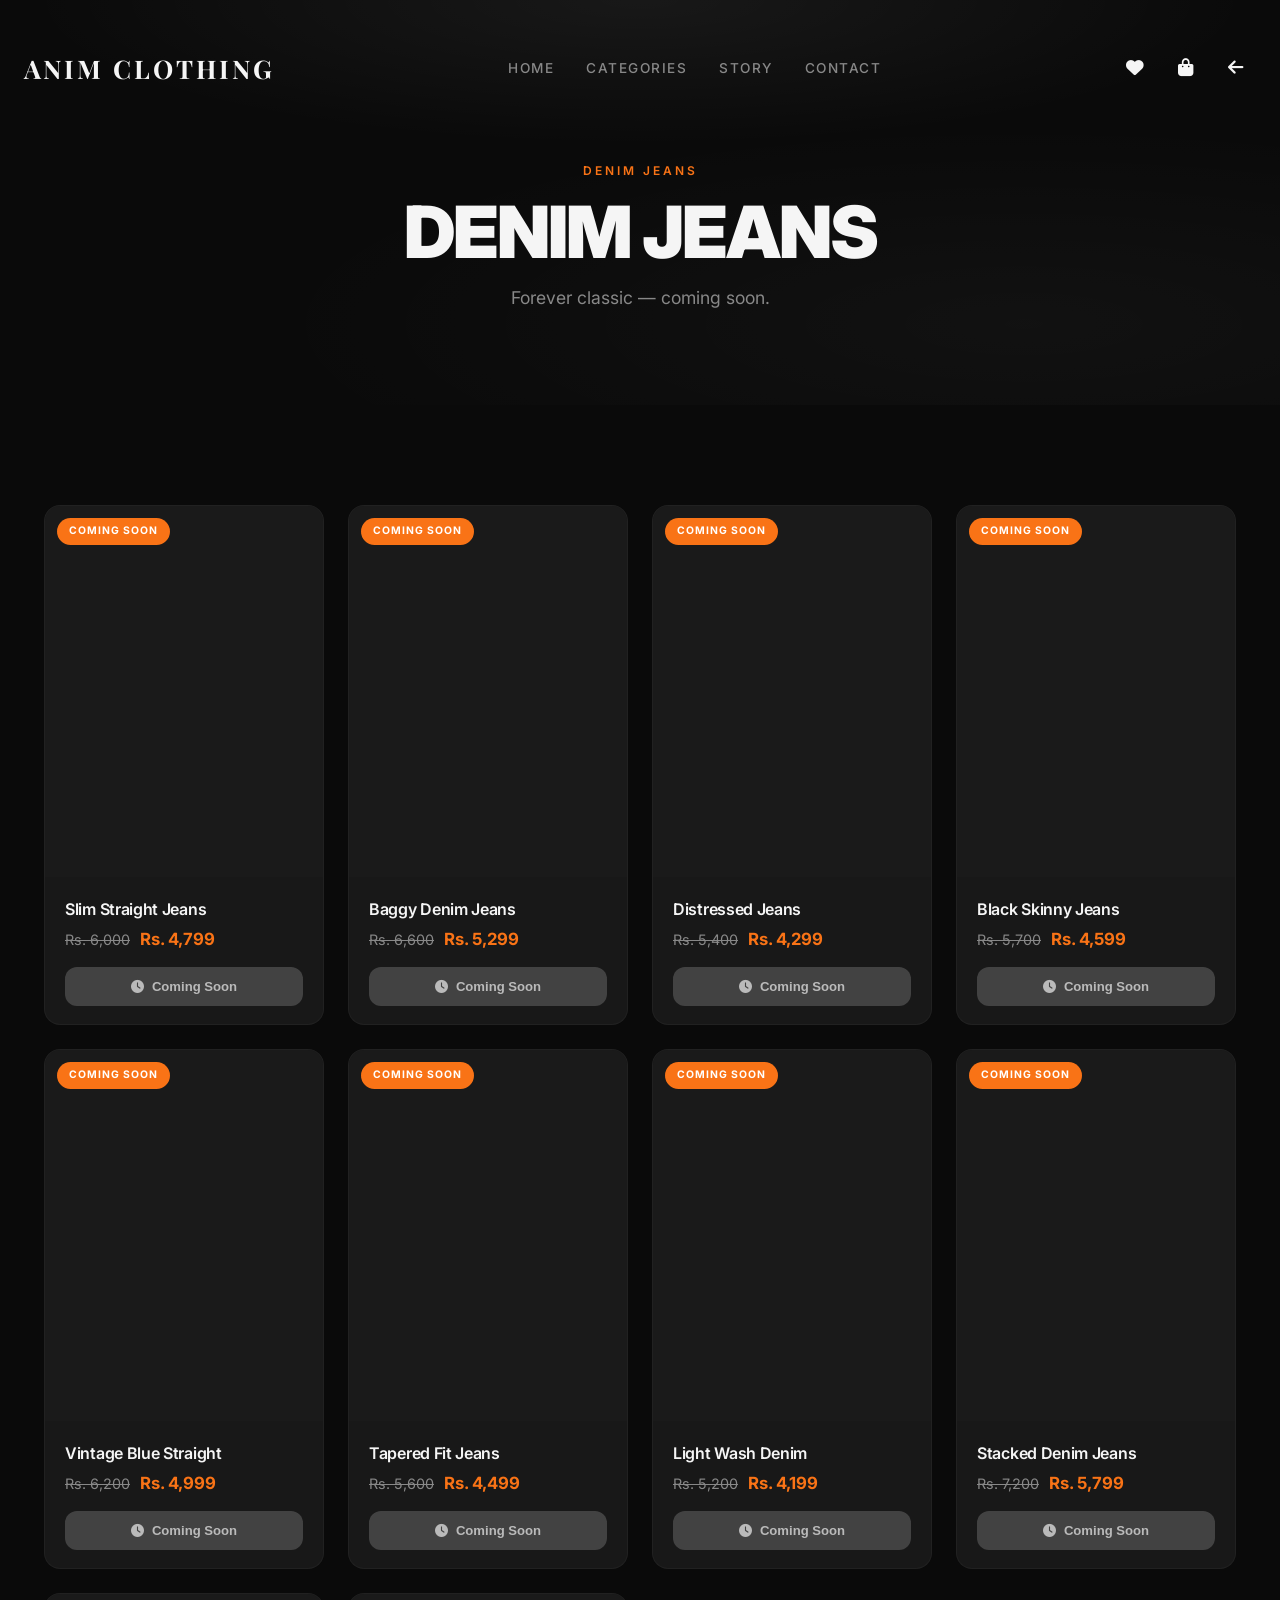
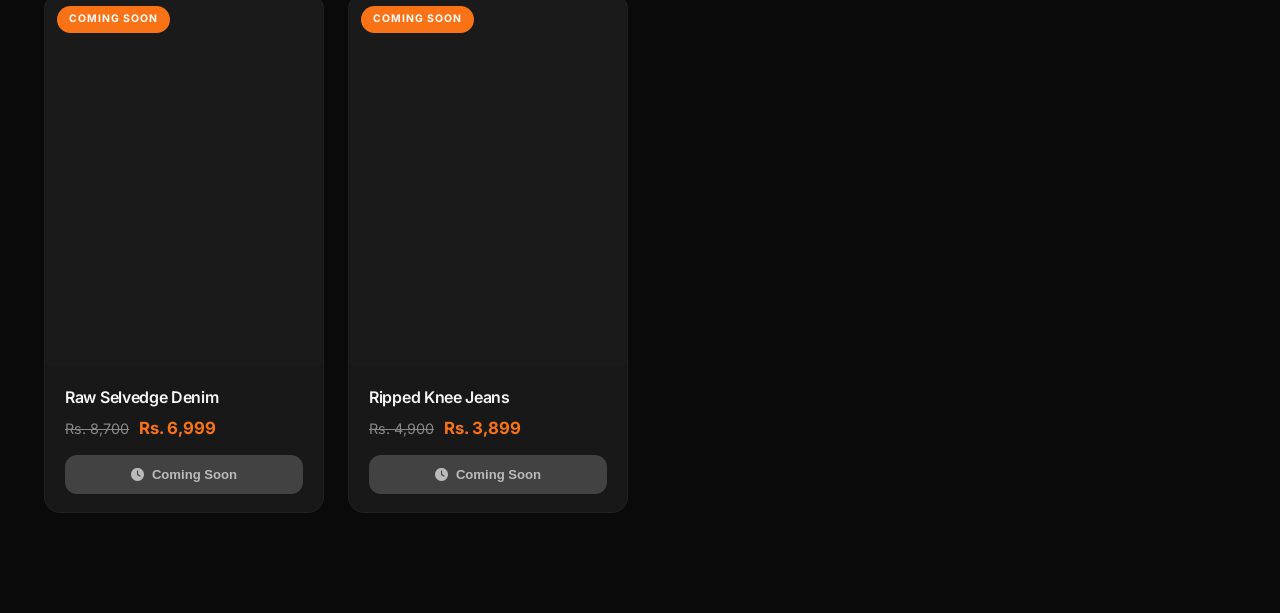
<file: denim-jeans.html>
<!DOCTYPE html>
<html lang="en">
<head>
  <meta charset="UTF-8" />
  <meta name="viewport" content="width=device-width, initial-scale=1.0" />
   <title>ANIM CLOTHING — Denim Jeans</title>
  <meta name="description" content="Shop our collection of denim jeans — forever classic." />
  <link rel="preconnect" href="https://fonts.googleapis.com" />
  <link href="https://fonts.googleapis.com/css2?family=Inter:wght@300;400;500;600;700;800;900&family=Playfair+Display:wght@400;600;700&display=swap" rel="stylesheet" />
  <link rel="stylesheet" href="https://cdnjs.cloudflare.com/ajax/libs/font-awesome/6.5.0/css/all.min.css" />
  <link rel="stylesheet" href="css/style.css" />
  <link rel="stylesheet" href="css/collection.css" />
  <link rel="stylesheet" href="css/modal.css" />
<!-- Meta Pixel Code -->
<script>
!function(f,b,e,v,n,t,s)
{if(f.fbq)return;n=f.fbq=function(){n.callMethod?
n.callMethod.apply(n,arguments):n.queue.push(arguments)};
if(!f._fbq)f._fbq=n;n.push=n;n.loaded=!0;n.version='2.0';
n.queue=[];t=b.createElement(e);t.async=!0;
t.src=v;s=b.getElementsByTagName(e)[0];
s.parentNode.insertBefore(t,s)}(window, document,'script',
'https://connect.facebook.net/en_US/fbevents.js');
fbq('init', '1476555017252891');
fbq('track', 'PageView');
</script>
<noscript><img height="1" width="1" style="display:none"
src="https://www.facebook.com/tr?id=1476555017252891&ev=PageView&noscript=1"
/></noscript>
<!-- End Meta Pixel Code -->
</head>
<body>
  <nav class="navbar" id="navbar">
    <div class="nav-inner">
       <a href="index.html" class="logo">ANIM CLOTHING</a>
      <ul class="nav-links">
        <li><a href="index.html">Home</a></li>
        <li><a href="index.html#categories">Categories</a></li>
        <li><a href="index.html#story">Story</a></li>
        <li><a href="index.html#contact">Contact</a></li>
      </ul>
      <div class="nav-actions">
        <button class="icon-btn" id="wishlistToggle" aria-label="Wishlist"><i class="fas fa-heart"></i></button>
        <button class="icon-btn" id="cartToggle" aria-label="Cart">
          <i class="fas fa-shopping-bag"></i>
          <span class="cart-count" id="cartCount">0</span>
        </button>
        <a href="index.html" class="icon-btn" aria-label="Back"><i class="fas fa-arrow-left"></i></a>
      </div>
    </div>
  </nav>

  <section class="collection-hero" id="collectionHero">
    <div class="collection-hero-bg"></div>
    <div class="collection-hero-content">
      <span class="section-tag">Denim Jeans</span>
      <h1 class="collection-hero-title">Denim Jeans</h1>
      <p class="collection-hero-desc">Forever classic — coming soon.</p>
    </div>
  </section>

  <section class="section">
    <div class="container">
      <div class="collection-grid" id="collectionGrid"></div>
    </div>
  </section>

  <div class="cart-sidebar" id="cartSidebar">
    <div class="cart-header">
      <h3>Your Cart <span id="cartItemCount">(0)</span></h3>
      <button id="cartClose" aria-label="Close cart"><i class="fas fa-times"></i></button>
    </div>
    <div class="cart-items" id="cartItems">
      <div class="cart-empty"><i class="fas fa-shopping-bag"></i><p>Your bag is empty</p></div>
    </div>
    <div class="cart-footer">
      <div class="cart-total"><span>Total</span><span id="cartTotal">Rs. 0</span></div>
      <button class="btn btn-primary checkout-btn">Checkout</button>
    </div>
  </div>
  <div class="cart-overlay" id="cartOverlay"></div>
  <div class="cart-sidebar wishlist-sidebar" id="wishlistSidebar">
    <div class="cart-header">
      <h3>Wishlist <span id="wishlistCount">(0)</span></h3>
      <button id="wishlistClose" aria-label="Close wishlist"><i class="fas fa-times"></i></button>
    </div>
    <div class="cart-items" id="wishlistItems">
      <div class="cart-empty"><i class="fas fa-heart"></i><p>Your wishlist is empty</p></div>
    </div>
  </div>
  <div class="cart-overlay" id="wishlistOverlay"></div>
  <div class="toast" id="toast"><i class="fas fa-check-circle"></i><span id="toastMessage">Item added to cart!</span></div>
  <div class="product-modal-overlay" id="productModalOverlay">
    <div class="product-modal" id="productModal">
      <button class="modal-close" onclick="closeModal()"><i class="fas fa-times"></i></button>
      <div class="modal-images" id="modalImages"><div class="modal-image-placeholder"><i class="fas fa-shirt"></i></div></div>
      <div class="modal-content">
        <span class="modal-category" id="modalCategory"></span>
        <h2 id="modalTitle">Loading...</h2>
        <span class="stock-badge in-stock" id="modalStockBadge"></span>
        <span class="modal-price" id="modalPrice"></span>
        <div class="modal-divider"></div>
        <p class="modal-description" id="modalDescription"></p>
        <div class="modal-colors" id="modalColors"></div>
        <div class="modal-sizes" id="modalSizes"></div>
        <div class="modal-details" id="modalDetails"></div>
        <div class="modal-actions">
          <button class="btn btn-primary" id="modalAddToCartBtn"><i class="fas fa-shopping-bag"></i> Add to Cart</button>
          <button class="wishlist-btn" id="modalWishlistBtn"><i class="far fa-heart"></i></button>
        </div>
      </div>
    </div>
  </div>

  <script>window.collectionCat = 'jeans';</script>
  <script src="js/data.js?v=13"></script>
  <script src="js/cart.js?v=13"></script>
  <script src="js/collection.js?v=13"></script>
  <script src="js/modal-data.js?v=13"></script>
  <script src="js/modal.js?v=13"></script>
</body>
</html>
</file>
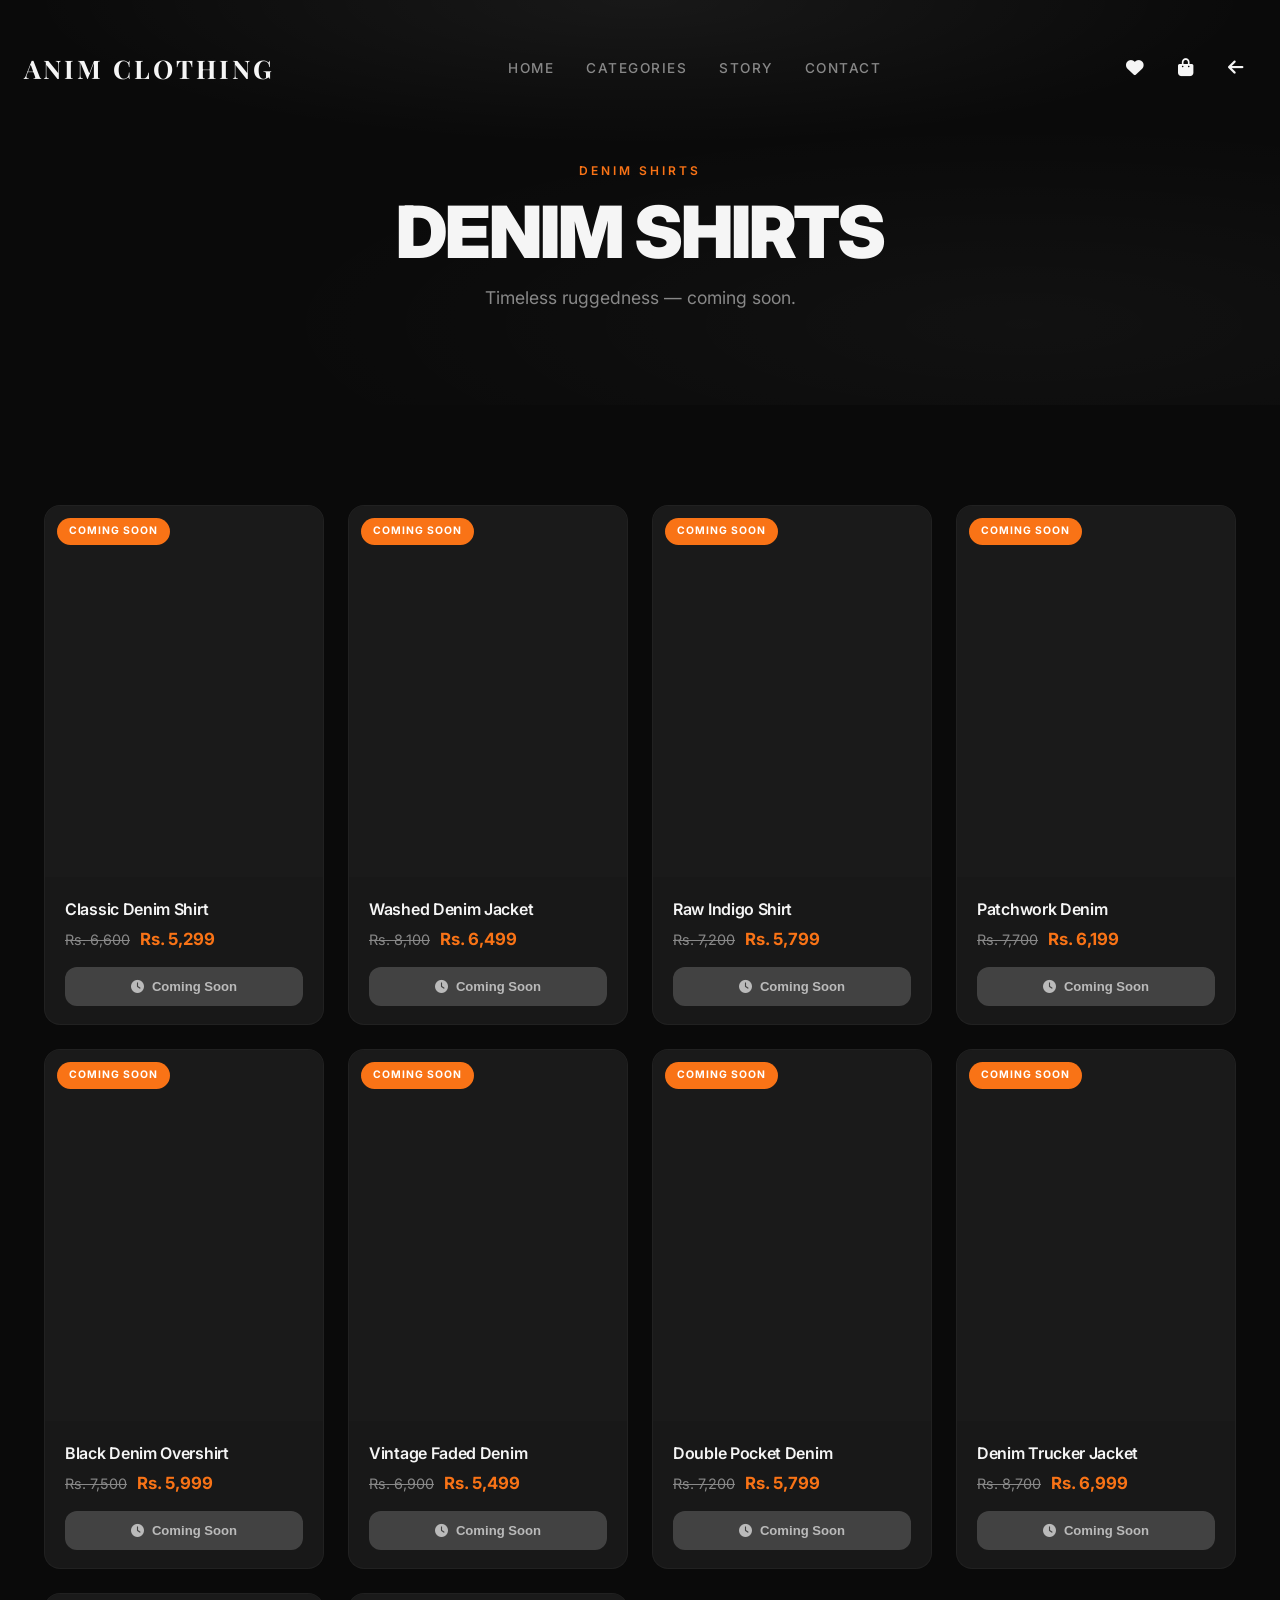
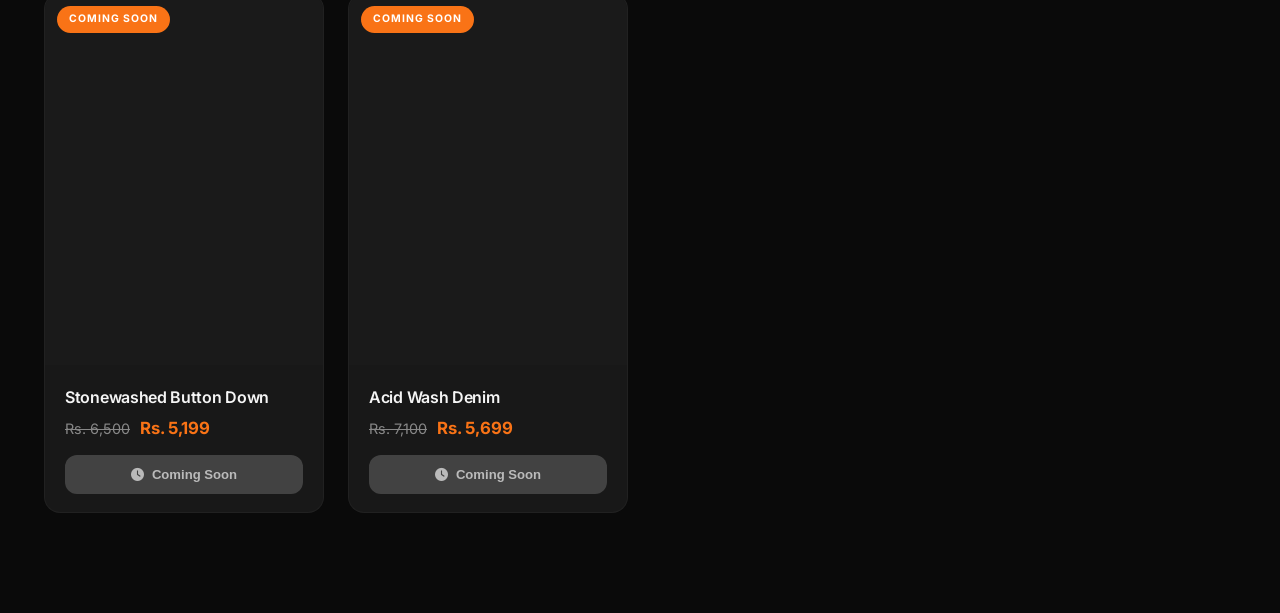
<file: denim-shirts.html>
<!DOCTYPE html>
<html lang="en">
<head>
  <meta charset="UTF-8" />
  <meta name="viewport" content="width=device-width, initial-scale=1.0" />
   <title>ANIM CLOTHING — Denim Shirts</title>
  <meta name="description" content="Shop our collection of denim shirts — timeless ruggedness." />
  <link rel="preconnect" href="https://fonts.googleapis.com" />
  <link href="https://fonts.googleapis.com/css2?family=Inter:wght@300;400;500;600;700;800;900&family=Playfair+Display:wght@400;600;700&display=swap" rel="stylesheet" />
  <link rel="stylesheet" href="https://cdnjs.cloudflare.com/ajax/libs/font-awesome/6.5.0/css/all.min.css" />
  <link rel="stylesheet" href="css/style.css" />
  <link rel="stylesheet" href="css/collection.css" />
  <link rel="stylesheet" href="css/modal.css" />
<!-- Meta Pixel Code -->
<script>
!function(f,b,e,v,n,t,s)
{if(f.fbq)return;n=f.fbq=function(){n.callMethod?
n.callMethod.apply(n,arguments):n.queue.push(arguments)};
if(!f._fbq)f._fbq=n;n.push=n;n.loaded=!0;n.version='2.0';
n.queue=[];t=b.createElement(e);t.async=!0;
t.src=v;s=b.getElementsByTagName(e)[0];
s.parentNode.insertBefore(t,s)}(window, document,'script',
'https://connect.facebook.net/en_US/fbevents.js');
fbq('init', '1476555017252891');
fbq('track', 'PageView');
</script>
<noscript><img height="1" width="1" style="display:none"
src="https://www.facebook.com/tr?id=1476555017252891&ev=PageView&noscript=1"
/></noscript>
<!-- End Meta Pixel Code -->
</head>
<body>
  <nav class="navbar" id="navbar">
    <div class="nav-inner">
       <a href="index.html" class="logo">ANIM CLOTHING</a>
      <ul class="nav-links">
        <li><a href="index.html">Home</a></li>
        <li><a href="index.html#categories">Categories</a></li>
        <li><a href="index.html#story">Story</a></li>
        <li><a href="index.html#contact">Contact</a></li>
      </ul>
      <div class="nav-actions">
        <button class="icon-btn" id="wishlistToggle" aria-label="Wishlist"><i class="fas fa-heart"></i></button>
        <button class="icon-btn" id="cartToggle" aria-label="Cart">
          <i class="fas fa-shopping-bag"></i>
          <span class="cart-count" id="cartCount">0</span>
        </button>
        <a href="index.html" class="icon-btn" aria-label="Back"><i class="fas fa-arrow-left"></i></a>
      </div>
    </div>
  </nav>

  <section class="collection-hero" id="collectionHero">
    <div class="collection-hero-bg"></div>
    <div class="collection-hero-content">
      <span class="section-tag">Denim Shirts</span>
      <h1 class="collection-hero-title">Denim Shirts</h1>
      <p class="collection-hero-desc">Timeless ruggedness — coming soon.</p>
    </div>
  </section>

  <section class="section">
    <div class="container">
      <div class="collection-grid" id="collectionGrid"></div>
    </div>
  </section>

  <div class="cart-sidebar" id="cartSidebar">
    <div class="cart-header">
      <h3>Your Cart <span id="cartItemCount">(0)</span></h3>
      <button id="cartClose" aria-label="Close cart"><i class="fas fa-times"></i></button>
    </div>
    <div class="cart-items" id="cartItems">
      <div class="cart-empty"><i class="fas fa-shopping-bag"></i><p>Your bag is empty</p></div>
    </div>
    <div class="cart-footer">
      <div class="cart-total"><span>Total</span><span id="cartTotal">Rs. 0</span></div>
      <button class="btn btn-primary checkout-btn">Checkout</button>
    </div>
  </div>
  <div class="cart-overlay" id="cartOverlay"></div>
  <div class="cart-sidebar wishlist-sidebar" id="wishlistSidebar">
    <div class="cart-header">
      <h3>Wishlist <span id="wishlistCount">(0)</span></h3>
      <button id="wishlistClose" aria-label="Close wishlist"><i class="fas fa-times"></i></button>
    </div>
    <div class="cart-items" id="wishlistItems">
      <div class="cart-empty"><i class="fas fa-heart"></i><p>Your wishlist is empty</p></div>
    </div>
  </div>
  <div class="cart-overlay" id="wishlistOverlay"></div>
  <div class="toast" id="toast"><i class="fas fa-check-circle"></i><span id="toastMessage">Item added to cart!</span></div>
  <div class="product-modal-overlay" id="productModalOverlay">
    <div class="product-modal" id="productModal">
      <button class="modal-close" onclick="closeModal()"><i class="fas fa-times"></i></button>
      <div class="modal-images" id="modalImages"><div class="modal-image-placeholder"><i class="fas fa-shirt"></i></div></div>
      <div class="modal-content">
        <span class="modal-category" id="modalCategory"></span>
        <h2 id="modalTitle">Loading...</h2>
        <span class="stock-badge in-stock" id="modalStockBadge"></span>
        <span class="modal-price" id="modalPrice"></span>
        <div class="modal-divider"></div>
        <p class="modal-description" id="modalDescription"></p>
        <div class="modal-colors" id="modalColors"></div>
        <div class="modal-sizes" id="modalSizes"></div>
        <div class="modal-details" id="modalDetails"></div>
        <div class="modal-actions">
          <button class="btn btn-primary" id="modalAddToCartBtn"><i class="fas fa-shopping-bag"></i> Add to Cart</button>
          <button class="wishlist-btn" id="modalWishlistBtn"><i class="far fa-heart"></i></button>
        </div>
      </div>
    </div>
  </div>

  <script>window.collectionCat = 'denim-shirt';</script>
  <script src="js/data.js?v=13"></script>
  <script src="js/cart.js?v=13"></script>
  <script src="js/collection.js?v=13"></script>
  <script src="js/modal-data.js?v=13"></script>
  <script src="js/modal.js?v=13"></script>
</body>
</html>
</file>
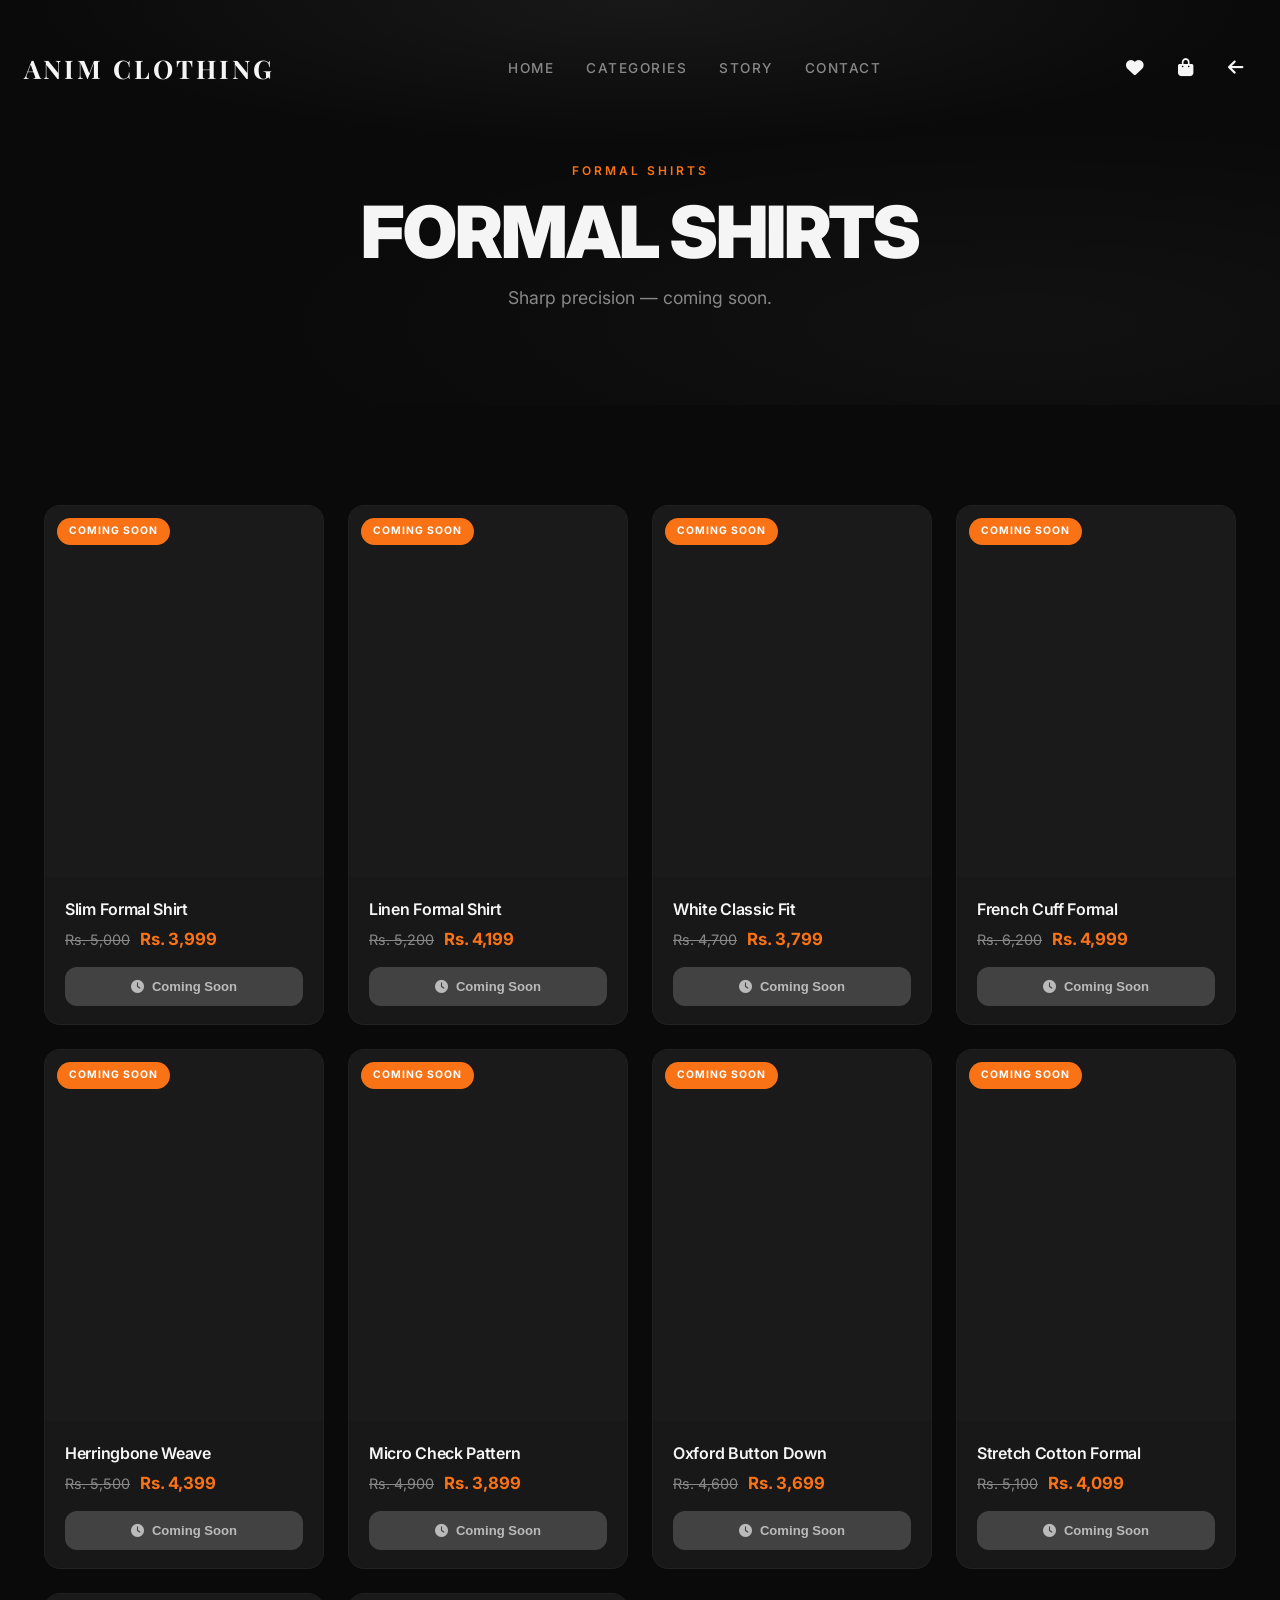
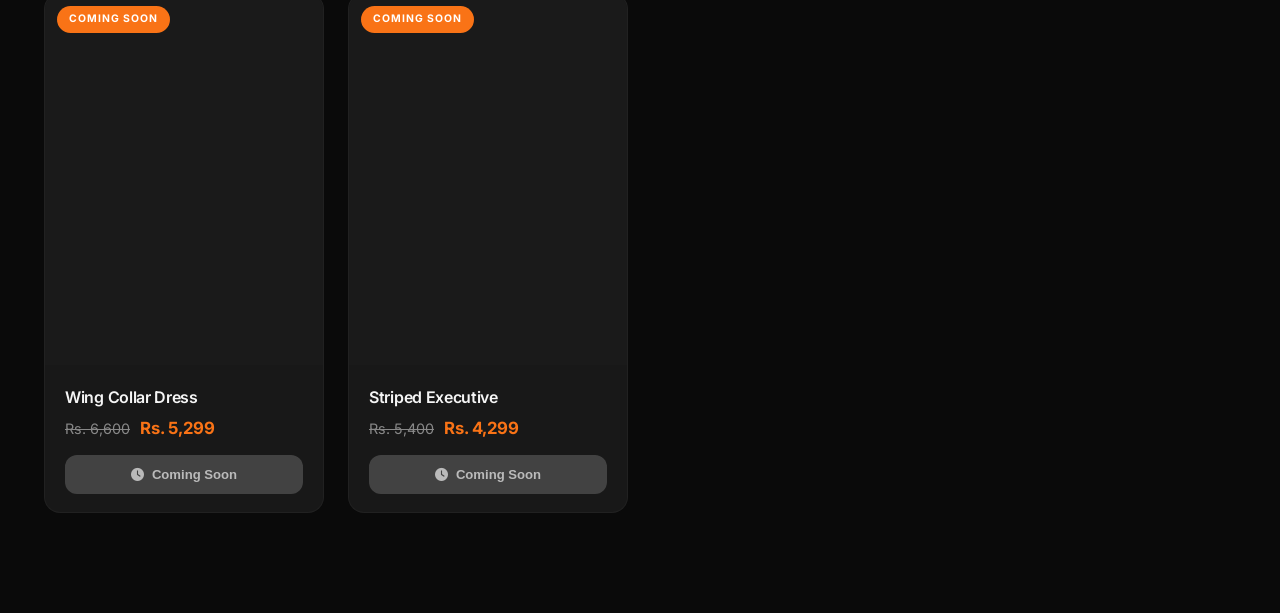
<file: formal-shirts.html>
<!DOCTYPE html>
<html lang="en">
<head>
  <meta charset="UTF-8" />
  <meta name="viewport" content="width=device-width, initial-scale=1.0" />
   <title>ANIM CLOTHING — Formal Shirts</title>
  <meta name="description" content="Shop our collection of formal shirts — sharp precision." />
  <link rel="preconnect" href="https://fonts.googleapis.com" />
  <link href="https://fonts.googleapis.com/css2?family=Inter:wght@300;400;500;600;700;800;900&family=Playfair+Display:wght@400;600;700&display=swap" rel="stylesheet" />
  <link rel="stylesheet" href="https://cdnjs.cloudflare.com/ajax/libs/font-awesome/6.5.0/css/all.min.css" />
  <link rel="stylesheet" href="css/style.css" />
  <link rel="stylesheet" href="css/collection.css" />
  <link rel="stylesheet" href="css/modal.css" />
<!-- Meta Pixel Code -->
<script>
!function(f,b,e,v,n,t,s)
{if(f.fbq)return;n=f.fbq=function(){n.callMethod?
n.callMethod.apply(n,arguments):n.queue.push(arguments)};
if(!f._fbq)f._fbq=n;n.push=n;n.loaded=!0;n.version='2.0';
n.queue=[];t=b.createElement(e);t.async=!0;
t.src=v;s=b.getElementsByTagName(e)[0];
s.parentNode.insertBefore(t,s)}(window, document,'script',
'https://connect.facebook.net/en_US/fbevents.js');
fbq('init', '1476555017252891');
fbq('track', 'PageView');
</script>
<noscript><img height="1" width="1" style="display:none"
src="https://www.facebook.com/tr?id=1476555017252891&ev=PageView&noscript=1"
/></noscript>
<!-- End Meta Pixel Code -->
</head>
<body>
  <nav class="navbar" id="navbar">
    <div class="nav-inner">
       <a href="index.html" class="logo">ANIM CLOTHING</a>
      <ul class="nav-links">
        <li><a href="index.html">Home</a></li>
        <li><a href="index.html#categories">Categories</a></li>
        <li><a href="index.html#story">Story</a></li>
        <li><a href="index.html#contact">Contact</a></li>
      </ul>
      <div class="nav-actions">
        <button class="icon-btn" id="wishlistToggle" aria-label="Wishlist"><i class="fas fa-heart"></i></button>
        <button class="icon-btn" id="cartToggle" aria-label="Cart">
          <i class="fas fa-shopping-bag"></i>
          <span class="cart-count" id="cartCount">0</span>
        </button>
        <a href="index.html" class="icon-btn" aria-label="Back"><i class="fas fa-arrow-left"></i></a>
      </div>
    </div>
  </nav>

  <section class="collection-hero" id="collectionHero">
    <div class="collection-hero-bg"></div>
    <div class="collection-hero-content">
      <span class="section-tag">Formal Shirts</span>
      <h1 class="collection-hero-title">Formal Shirts</h1>
      <p class="collection-hero-desc">Sharp precision — coming soon.</p>
    </div>
  </section>

  <section class="section">
    <div class="container">
      <div class="collection-grid" id="collectionGrid"></div>
    </div>
  </section>

  <div class="cart-sidebar" id="cartSidebar">
    <div class="cart-header">
      <h3>Your Cart <span id="cartItemCount">(0)</span></h3>
      <button id="cartClose" aria-label="Close cart"><i class="fas fa-times"></i></button>
    </div>
    <div class="cart-items" id="cartItems">
      <div class="cart-empty"><i class="fas fa-shopping-bag"></i><p>Your bag is empty</p></div>
    </div>
    <div class="cart-footer">
      <div class="cart-total"><span>Total</span><span id="cartTotal">Rs. 0</span></div>
      <button class="btn btn-primary checkout-btn">Checkout</button>
    </div>
  </div>
  <div class="cart-overlay" id="cartOverlay"></div>
  <div class="cart-sidebar wishlist-sidebar" id="wishlistSidebar">
    <div class="cart-header">
      <h3>Wishlist <span id="wishlistCount">(0)</span></h3>
      <button id="wishlistClose" aria-label="Close wishlist"><i class="fas fa-times"></i></button>
    </div>
    <div class="cart-items" id="wishlistItems">
      <div class="cart-empty"><i class="fas fa-heart"></i><p>Your wishlist is empty</p></div>
    </div>
  </div>
  <div class="cart-overlay" id="wishlistOverlay"></div>
  <div class="toast" id="toast"><i class="fas fa-check-circle"></i><span id="toastMessage">Item added to cart!</span></div>
  <div class="product-modal-overlay" id="productModalOverlay">
    <div class="product-modal" id="productModal">
      <button class="modal-close" onclick="closeModal()"><i class="fas fa-times"></i></button>
      <div class="modal-images" id="modalImages"><div class="modal-image-placeholder"><i class="fas fa-shirt"></i></div></div>
      <div class="modal-content">
        <span class="modal-category" id="modalCategory"></span>
        <h2 id="modalTitle">Loading...</h2>
        <span class="stock-badge in-stock" id="modalStockBadge"></span>
        <span class="modal-price" id="modalPrice"></span>
        <div class="modal-divider"></div>
        <p class="modal-description" id="modalDescription"></p>
        <div class="modal-colors" id="modalColors"></div>
        <div class="modal-sizes" id="modalSizes"></div>
        <div class="modal-details" id="modalDetails"></div>
        <div class="modal-actions">
          <button class="btn btn-primary" id="modalAddToCartBtn"><i class="fas fa-shopping-bag"></i> Add to Cart</button>
          <button class="wishlist-btn" id="modalWishlistBtn"><i class="far fa-heart"></i></button>
        </div>
      </div>
    </div>
  </div>

  <script>window.collectionCat = 'formal';</script>
  <script src="js/data.js?v=13"></script>
  <script src="js/cart.js?v=13"></script>
  <script src="js/collection.js?v=13"></script>
  <script src="js/modal-data.js?v=13"></script>
  <script src="js/modal.js?v=13"></script>
</body>
</html>
</file>
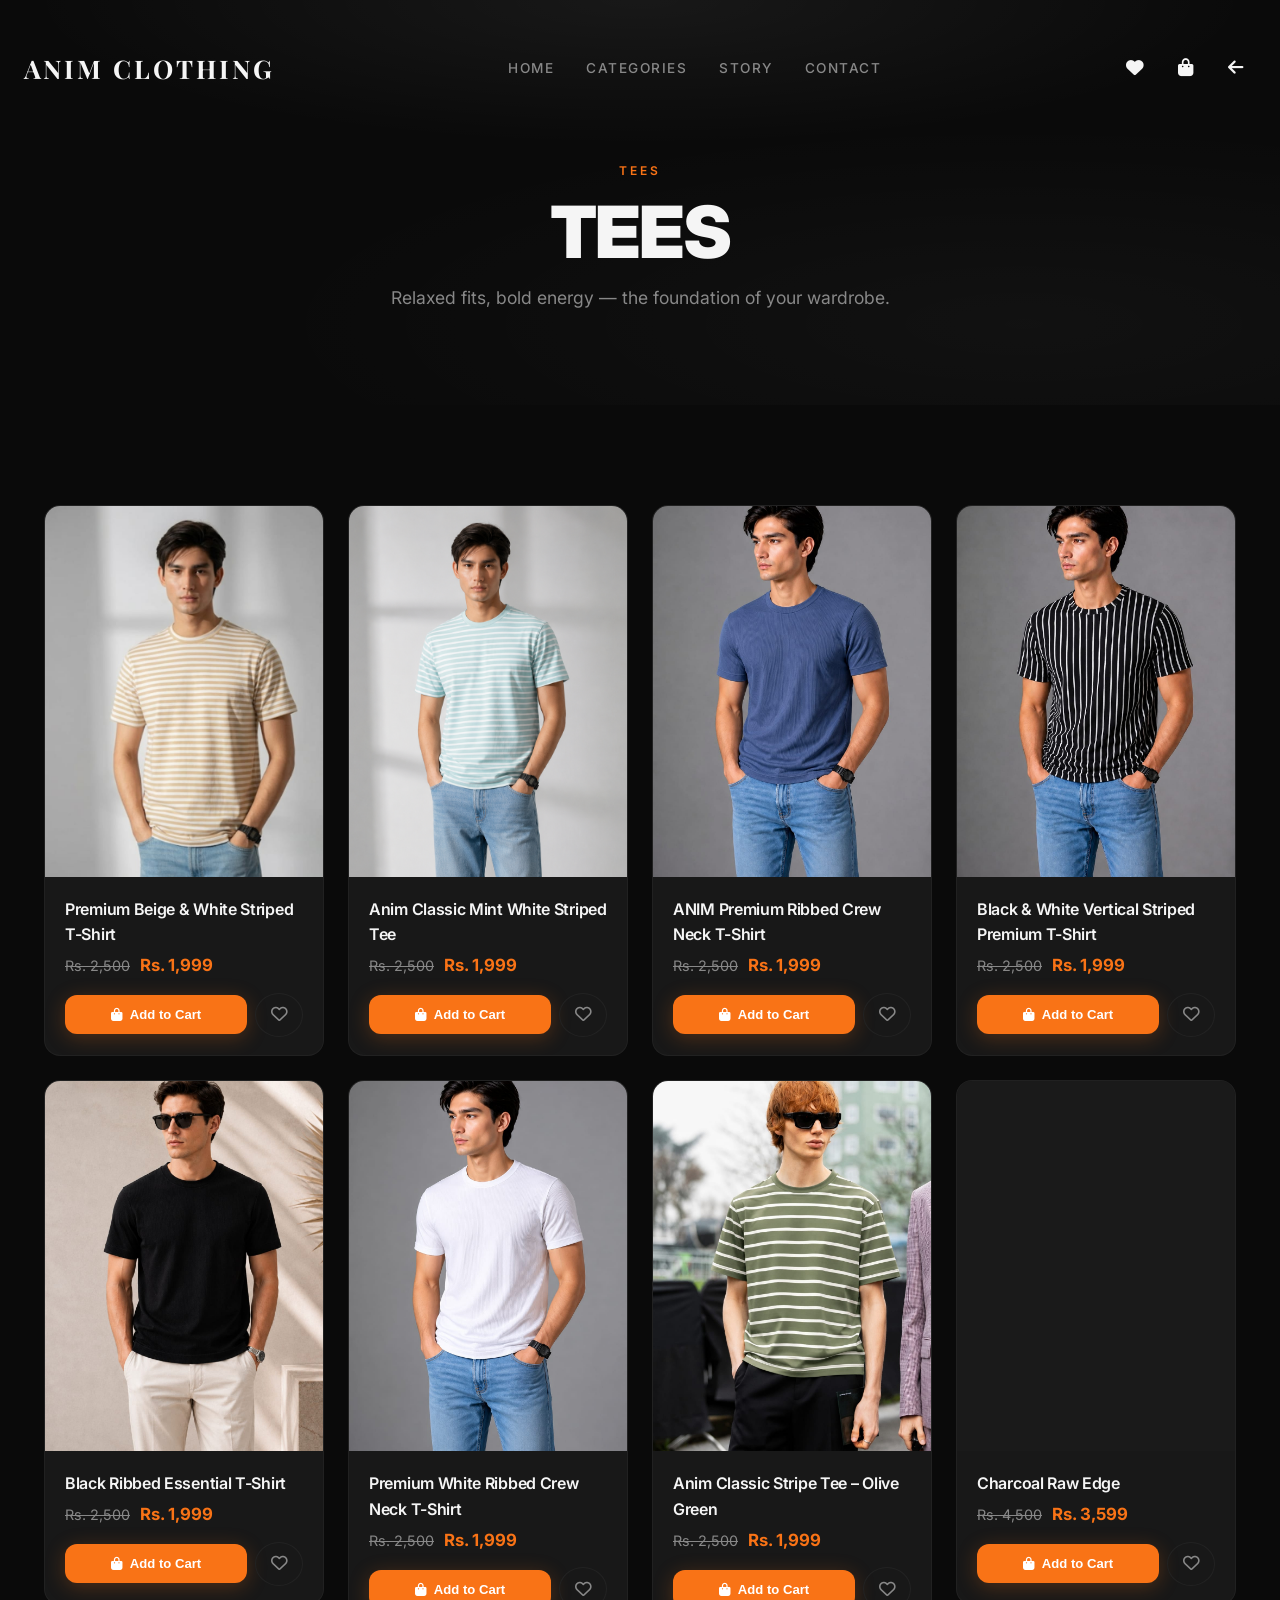
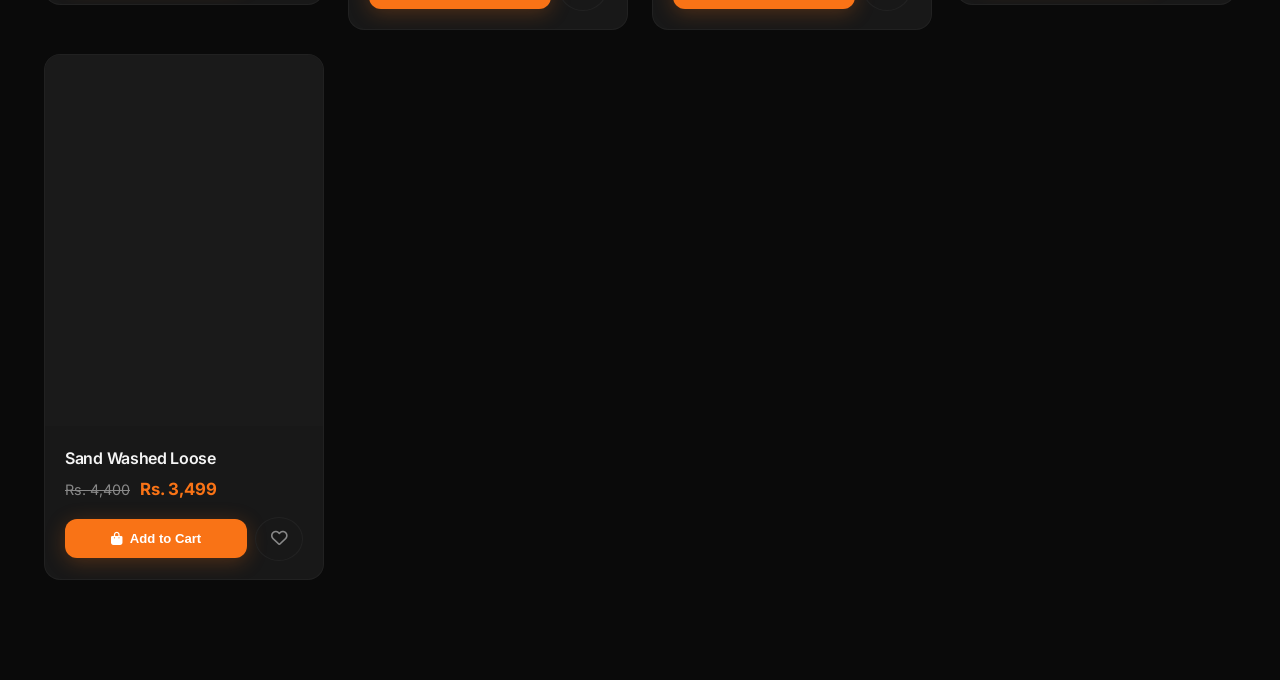
<file: oversized-tees.html>
<!DOCTYPE html>
<html lang="en">
<head>
  <meta charset="UTF-8" />
  <meta name="viewport" content="width=device-width, initial-scale=1.0" />
   <title>ANIM CLOTHING — Tees</title>
  <meta name="description" content="Shop our collection of oversized tees — relaxed fits, bold energy." />
  <link rel="preconnect" href="https://fonts.googleapis.com" />
  <link href="https://fonts.googleapis.com/css2?family=Inter:wght@300;400;500;600;700;800;900&family=Playfair+Display:wght@400;600;700&display=swap" rel="stylesheet" />
  <link rel="stylesheet" href="https://cdnjs.cloudflare.com/ajax/libs/font-awesome/6.5.0/css/all.min.css" />
  <link rel="stylesheet" href="css/style.css" />
  <link rel="stylesheet" href="css/collection.css" />
  <link rel="stylesheet" href="css/modal.css" />
<!-- Meta Pixel Code -->
<script>
!function(f,b,e,v,n,t,s)
{if(f.fbq)return;n=f.fbq=function(){n.callMethod?
n.callMethod.apply(n,arguments):n.queue.push(arguments)};
if(!f._fbq)f._fbq=n;n.push=n;n.loaded=!0;n.version='2.0';
n.queue=[];t=b.createElement(e);t.async=!0;
t.src=v;s=b.getElementsByTagName(e)[0];
s.parentNode.insertBefore(t,s)}(window, document,'script',
'https://connect.facebook.net/en_US/fbevents.js');
fbq('init', '1476555017252891');
fbq('track', 'PageView');
</script>
<noscript><img height="1" width="1" style="display:none"
src="https://www.facebook.com/tr?id=1476555017252891&ev=PageView&noscript=1"
/></noscript>
<!-- End Meta Pixel Code -->
</head>
<body>

  <!-- Navigation -->
  <nav class="navbar" id="navbar">
    <div class="nav-inner">
       <a href="index.html" class="logo">ANIM CLOTHING</a>
      <ul class="nav-links">
        <li><a href="index.html">Home</a></li>
        <li><a href="index.html#categories">Categories</a></li>
        <li><a href="index.html#story">Story</a></li>
        <li><a href="index.html#contact">Contact</a></li>
      </ul>
      <div class="nav-actions">
        <button class="icon-btn" id="wishlistToggle" aria-label="Wishlist"><i class="fas fa-heart"></i></button>
        <button class="icon-btn" id="cartToggle" aria-label="Cart">
          <i class="fas fa-shopping-bag"></i>
          <span class="cart-count" id="cartCount">0</span>
        </button>
        <a href="index.html" class="icon-btn" aria-label="Back"><i class="fas fa-arrow-left"></i></a>
      </div>
    </div>
  </nav>

  <!-- Hero Banner -->
  <section class="collection-hero" id="collectionHero">
    <div class="collection-hero-bg"></div>
    <div class="collection-hero-content">
      <span class="section-tag">Tees</span>
      <h1 class="collection-hero-title">Tees</h1>
      <p class="collection-hero-desc">Relaxed fits, bold energy — the foundation of your wardrobe.</p>
    </div>
  </section>

  <!-- Products -->
  <section class="section">
    <div class="container">
      <div class="collection-grid" id="collectionGrid"></div>
    </div>
  </section>

  <!-- Cart / Wishlist Sidebars -->
  <div class="cart-sidebar" id="cartSidebar">
    <div class="cart-header">
      <h3>Your Cart <span id="cartItemCount">(0)</span></h3>
      <button id="cartClose" aria-label="Close cart"><i class="fas fa-times"></i></button>
    </div>
    <div class="cart-items" id="cartItems">
      <div class="cart-empty"><i class="fas fa-shopping-bag"></i><p>Your bag is empty</p></div>
    </div>
    <div class="cart-footer">
      <div class="cart-total"><span>Total</span><span id="cartTotal">Rs. 0</span></div>
      <button class="btn btn-primary checkout-btn">Checkout</button>
    </div>
  </div>
  <div class="cart-overlay" id="cartOverlay"></div>

  <div class="cart-sidebar wishlist-sidebar" id="wishlistSidebar">
    <div class="cart-header">
      <h3>Wishlist <span id="wishlistCount">(0)</span></h3>
      <button id="wishlistClose" aria-label="Close wishlist"><i class="fas fa-times"></i></button>
    </div>
    <div class="cart-items" id="wishlistItems">
      <div class="cart-empty"><i class="fas fa-heart"></i><p>Your wishlist is empty</p></div>
    </div>
  </div>
  <div class="cart-overlay" id="wishlistOverlay"></div>

  <div class="toast" id="toast">
    <i class="fas fa-check-circle"></i>
    <span id="toastMessage">Item added to cart!</span>
  </div>

  <div class="product-modal-overlay" id="productModalOverlay">
    <div class="product-modal" id="productModal">
      <button class="modal-close" onclick="closeModal()"><i class="fas fa-times"></i></button>
      <div class="modal-images" id="modalImages">
        <div class="modal-image-placeholder"><i class="fas fa-shirt"></i></div>
      </div>
      <div class="modal-content">
        <span class="modal-category" id="modalCategory"></span>
        <h2 id="modalTitle">Loading...</h2>
        <span class="stock-badge in-stock" id="modalStockBadge"></span>
        <span class="modal-price" id="modalPrice"></span>
        <div class="modal-divider"></div>
        <p class="modal-description" id="modalDescription"></p>
        <div class="modal-colors" id="modalColors"></div>
        <div class="modal-sizes" id="modalSizes"></div>
        <div class="modal-details" id="modalDetails"></div>
        <div class="modal-actions">
          <button class="btn btn-primary" id="modalAddToCartBtn"><i class="fas fa-shopping-bag"></i> Add to Cart</button>
          <button class="wishlist-btn" id="modalWishlistBtn"><i class="far fa-heart"></i></button>
        </div>
      </div>
    </div>
  </div>

  <script>window.collectionCat = 'oversized';</script>
  <script src="js/data.js?v=13"></script>
  <script src="js/cart.js?v=13"></script>
  <script src="js/collection.js?v=13"></script>
  <script src="js/modal-data.js?v=13"></script>
  <script src="js/modal.js?v=13"></script>
</body>
</html>
</file>
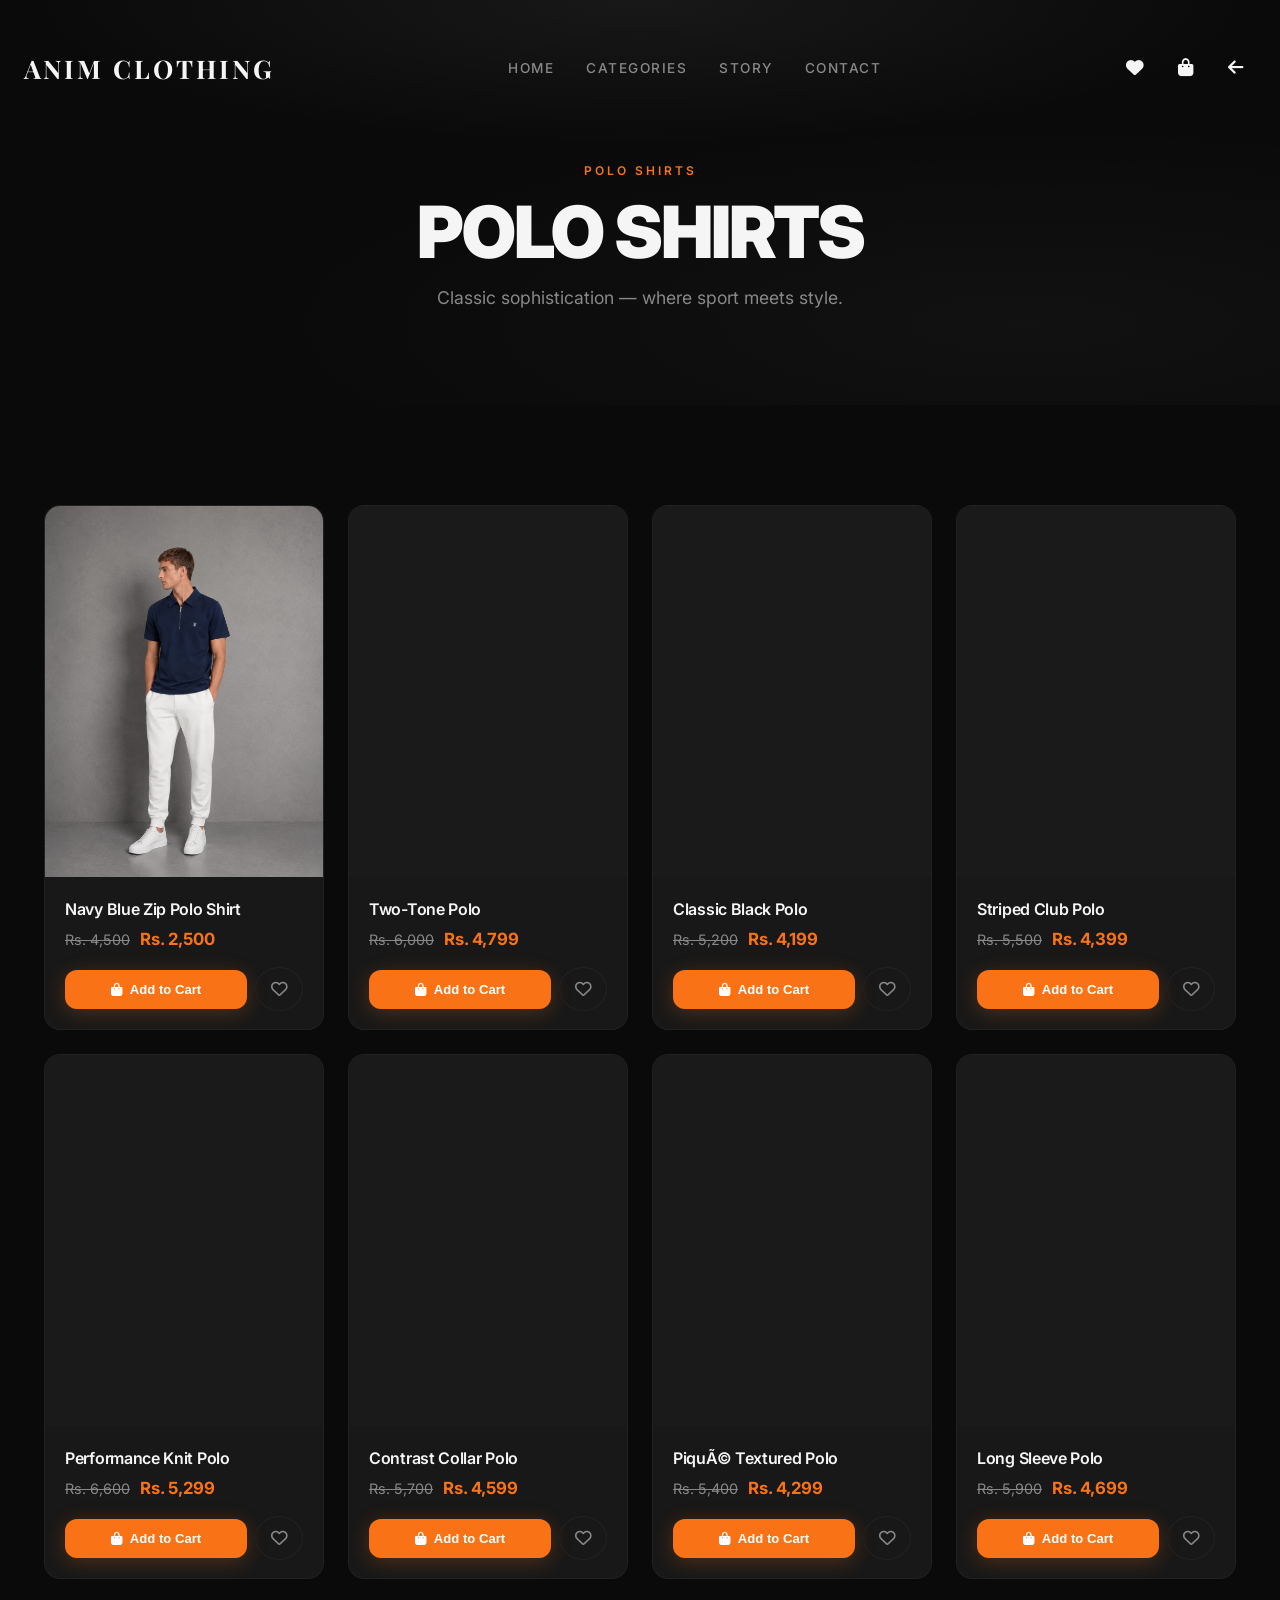
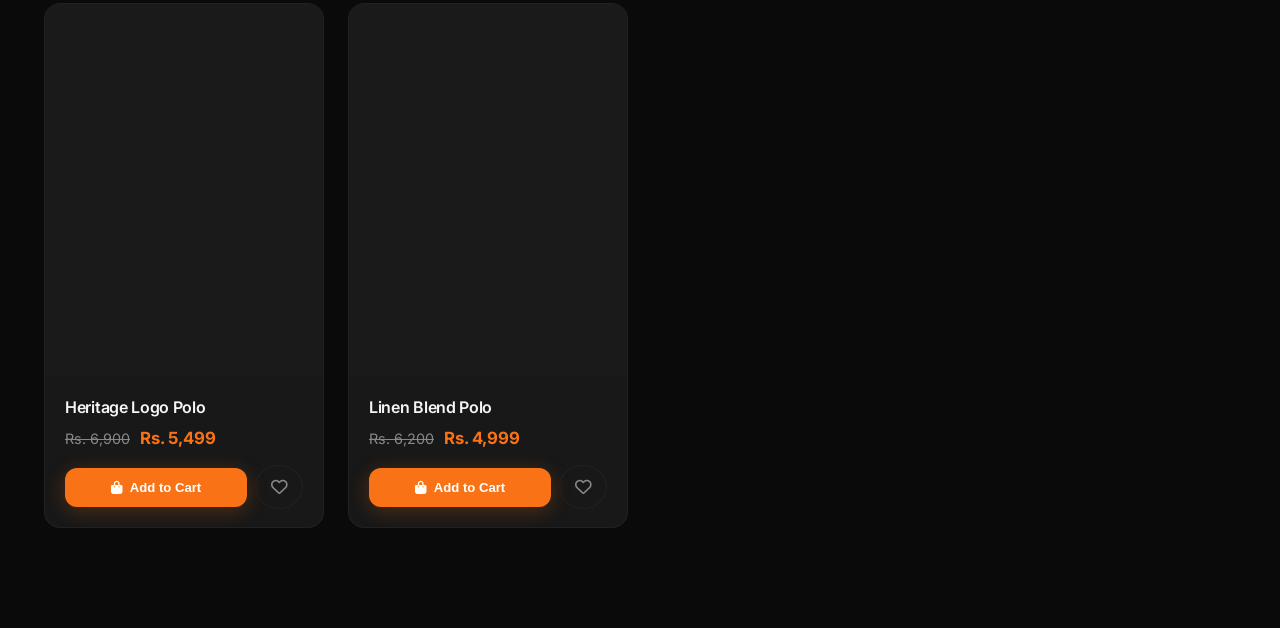
<file: polo-shirts.html>
<!DOCTYPE html>
<html lang="en">
<head>
  <meta charset="UTF-8" />
  <meta name="viewport" content="width=device-width, initial-scale=1.0" />
   <title>ANIM CLOTHING — Polo Shirts</title>
  <meta name="description" content="Shop our collection of polo shirts — classic sophistication." />
  <link rel="preconnect" href="https://fonts.googleapis.com" />
  <link href="https://fonts.googleapis.com/css2?family=Inter:wght@300;400;500;600;700;800;900&family=Playfair+Display:wght@400;600;700&display=swap" rel="stylesheet" />
  <link rel="stylesheet" href="https://cdnjs.cloudflare.com/ajax/libs/font-awesome/6.5.0/css/all.min.css" />
  <link rel="stylesheet" href="css/style.css" />
  <link rel="stylesheet" href="css/collection.css" />
  <link rel="stylesheet" href="css/modal.css" />
<!-- Meta Pixel Code -->
<script>
!function(f,b,e,v,n,t,s)
{if(f.fbq)return;n=f.fbq=function(){n.callMethod?
n.callMethod.apply(n,arguments):n.queue.push(arguments)};
if(!f._fbq)f._fbq=n;n.push=n;n.loaded=!0;n.version='2.0';
n.queue=[];t=b.createElement(e);t.async=!0;
t.src=v;s=b.getElementsByTagName(e)[0];
s.parentNode.insertBefore(t,s)}(window, document,'script',
'https://connect.facebook.net/en_US/fbevents.js');
fbq('init', '1476555017252891');
fbq('track', 'PageView');
</script>
<noscript><img height="1" width="1" style="display:none"
src="https://www.facebook.com/tr?id=1476555017252891&ev=PageView&noscript=1"
/></noscript>
<!-- End Meta Pixel Code -->
</head>
<body>
  <nav class="navbar" id="navbar">
    <div class="nav-inner">
       <a href="index.html" class="logo">ANIM CLOTHING</a>
      <ul class="nav-links">
        <li><a href="index.html">Home</a></li>
        <li><a href="index.html#categories">Categories</a></li>
        <li><a href="index.html#story">Story</a></li>
        <li><a href="index.html#contact">Contact</a></li>
      </ul>
      <div class="nav-actions">
        <button class="icon-btn" id="wishlistToggle" aria-label="Wishlist"><i class="fas fa-heart"></i></button>
        <button class="icon-btn" id="cartToggle" aria-label="Cart">
          <i class="fas fa-shopping-bag"></i>
          <span class="cart-count" id="cartCount">0</span>
        </button>
        <a href="index.html" class="icon-btn" aria-label="Back"><i class="fas fa-arrow-left"></i></a>
      </div>
    </div>
  </nav>

  <section class="collection-hero" id="collectionHero">
    <div class="collection-hero-bg"></div>
    <div class="collection-hero-content">
      <span class="section-tag">Polo Shirts</span>
      <h1 class="collection-hero-title">Polo Shirts</h1>
      <p class="collection-hero-desc">Classic sophistication — where sport meets style.</p>
    </div>
  </section>

  <section class="section">
    <div class="container">
      <div class="collection-grid" id="collectionGrid"></div>
    </div>
  </section>

  <div class="cart-sidebar" id="cartSidebar">
    <div class="cart-header">
      <h3>Your Cart <span id="cartItemCount">(0)</span></h3>
      <button id="cartClose" aria-label="Close cart"><i class="fas fa-times"></i></button>
    </div>
    <div class="cart-items" id="cartItems">
      <div class="cart-empty"><i class="fas fa-shopping-bag"></i><p>Your bag is empty</p></div>
    </div>
    <div class="cart-footer">
      <div class="cart-total"><span>Total</span><span id="cartTotal">Rs. 0</span></div>
      <button class="btn btn-primary checkout-btn">Checkout</button>
    </div>
  </div>
  <div class="cart-overlay" id="cartOverlay"></div>
  <div class="cart-sidebar wishlist-sidebar" id="wishlistSidebar">
    <div class="cart-header">
      <h3>Wishlist <span id="wishlistCount">(0)</span></h3>
      <button id="wishlistClose" aria-label="Close wishlist"><i class="fas fa-times"></i></button>
    </div>
    <div class="cart-items" id="wishlistItems">
      <div class="cart-empty"><i class="fas fa-heart"></i><p>Your wishlist is empty</p></div>
    </div>
  </div>
  <div class="cart-overlay" id="wishlistOverlay"></div>
  <div class="toast" id="toast"><i class="fas fa-check-circle"></i><span id="toastMessage">Item added to cart!</span></div>
  <div class="product-modal-overlay" id="productModalOverlay">
    <div class="product-modal" id="productModal">
      <button class="modal-close" onclick="closeModal()"><i class="fas fa-times"></i></button>
      <div class="modal-images" id="modalImages"><div class="modal-image-placeholder"><i class="fas fa-shirt"></i></div></div>
      <div class="modal-content">
        <span class="modal-category" id="modalCategory"></span>
        <h2 id="modalTitle">Loading...</h2>
        <span class="stock-badge in-stock" id="modalStockBadge"></span>
        <span class="modal-price" id="modalPrice"></span>
        <div class="modal-divider"></div>
        <p class="modal-description" id="modalDescription"></p>
        <div class="modal-colors" id="modalColors"></div>
        <div class="modal-sizes" id="modalSizes"></div>
        <div class="modal-details" id="modalDetails"></div>
        <div class="modal-actions">
          <button class="btn btn-primary" id="modalAddToCartBtn"><i class="fas fa-shopping-bag"></i> Add to Cart</button>
          <button class="wishlist-btn" id="modalWishlistBtn"><i class="far fa-heart"></i></button>
        </div>
      </div>
    </div>
  </div>

  <script>window.collectionCat = 'polo';</script>
  <script src="js/data.js?v=13"></script>
  <script src="js/cart.js?v=13"></script>
  <script src="js/collection.js?v=13"></script>
  <script src="js/modal-data.js?v=13"></script>
  <script src="js/modal.js?v=13"></script>
</body>
</html>
</file>
<file: css/style.css>
/* ============================================
   ANIM CLOTHING — Modern Streetwear Brand
   ============================================ */

/* --- Reset & Base --- */
*, *::before, *::after {
  margin: 0;
  padding: 0;
  box-sizing: border-box;
}

:root {
  --bg: #0a0a0a;
  --bg-secondary: #111111;
  --bg-card: #181818;
  --text: #f5f5f5;
  --text-muted: #888888;
  --text-dim: #555555;
  --accent: #f97316;
  --accent-hover: #ea580c;
  --accent-glow: rgba(249, 115, 22, .25);
  --border: #222222;
  --radius: 12px;
  --radius-lg: 20px;
  --radius-full: 9999px;
  --shadow: 0 4px 30px rgba(0,0,0,.3);
  --nav-height: 72px;
  --announce-height: 32px;
  --ease: cubic-bezier(.16,1,.3,1);
  --ease-out: cubic-bezier(0,0,.2,1);
}

html {
  scroll-behavior: smooth;
  overflow-x: clip;
}

body {
  font-family: 'Inter', -apple-system, sans-serif;
  background: var(--bg);
  color: var(--text);
  line-height: 1.6;
  -webkit-font-smoothing: antialiased;
  overflow-x: clip;
}

img { max-width: 100%; display: block; }
a { text-decoration: none; color: inherit; }
ul { list-style: none; }

.container {
  max-width: 1240px;
  margin: 0 auto;
  padding: 0 24px;
}

.section {
  padding: 100px 0;
  position: relative;
}

/* --- Typography --- */
.logo {
   font-family: 'Playfair Display', serif;
   font-size: 1.6rem;
   font-weight: 700;
   letter-spacing: 3px;
}

/* Adjust logo size for mobile */
@media (max-width: 768px) {
   .logo {
      font-size: 1.3rem;
   }
}

.section-tag {
  display: inline-block;
  font-size: .75rem;
  font-weight: 600;
  text-transform: uppercase;
  letter-spacing: 3px;
  color: var(--accent);
  margin-bottom: 12px;
}

.section-header {
  text-align: center;
  margin-bottom: 56px;
}

.section-title {
  font-size: clamp(2rem, 5vw, 3.2rem);
  font-weight: 800;
  line-height: 1.15;
  letter-spacing: -1px;
}

.section-desc {
  color: var(--text-muted);
  margin-top: 12px;
  font-size: 1.05rem;
}

.accent { color: var(--accent); }

/* --- Announcement Bar --- */
.announcement-bar {
  position: fixed;
  top: 0;
  left: 0;
  right: 0;
  height: var(--announce-height);
  background: linear-gradient(135deg, #d97706, #ea580c);
  z-index: 1000;
  display: flex;
  align-items: center;
  justify-content: center;
  overflow: hidden;
}

.announcement-content {
  display: flex;
  align-items: center;
  gap: 8px;
}

.announcement-text {
  font-size: .72rem;
  font-weight: 700;
  text-transform: uppercase;
  letter-spacing: 1.5px;
  color: #fff;
}

.announcement-emoji {
  font-size: .8rem;
  animation: truckBounce 1.5s ease-in-out infinite;
}

@keyframes truckBounce {
  0%, 100% { transform: translateY(0); }
  50% { transform: translateY(-2px); }
}

/* --- Navigation --- */
.navbar {
   position: fixed;
   top: var(--announce-height);
   left: 0;
   right: 0;
   height: var(--nav-height);
   z-index: 999;
   transition: background .4s var(--ease), backdrop-filter .4s var(--ease), box-shadow .4s var(--ease);
   display: flex;
   align-items: center;
   justify-content: space-between;
   padding: 0 24px;
}

/* Hide search bar on mobile */
@media (max-width: 768px) {
   #searchToggle {
      display: none;
   }
}

.navbar.scrolled {
  background: rgba(10,10,10,.85);
  backdrop-filter: blur(20px) saturate(1.2);
  -webkit-backdrop-filter: blur(20px) saturate(1.2);
  box-shadow: 0 1px 0 var(--border);
}

.nav-inner {
   width: 100%;
   margin: 0;
   height: 100%;
   display: flex;
   align-items: center;
   justify-content: space-between;
   padding-left: 0;
   padding-right: 0;
}

.nav-links {
   display: flex;
   gap: 32px;
   align-items: center;
}

.nav-links a {
  font-size: .85rem;
  font-weight: 500;
  text-transform: uppercase;
  letter-spacing: 1.5px;
  position: relative;
  padding: 4px 0;
  transition: color .3s ease;
  color: var(--text-muted);
}

.nav-links a::after {
  content: '';
  position: absolute;
  bottom: -2px;
  left: 0;
  width: 0;
  height: 2px;
  background: var(--accent);
  transition: width .3s var(--ease-out);
}

.nav-links a:hover,
.nav-links a.active { color: var(--text); }

.nav-links a:hover::after,
.nav-links a.active::after { width: 100%; }

.nav-actions {
  display: flex;
  align-items: center;
  gap: 8px;
}

.icon-btn {
  background: none;
  border: none;
  color: var(--text);
  font-size: 1.1rem;
  width: 42px;
  height: 42px;
  border-radius: 50%;
  display: grid;
  place-items: center;
  cursor: pointer;
  position: relative;
  transition: background .3s ease, color .3s ease;
}

.icon-btn:hover { background: rgba(255,255,255,.08); }

.cart-count {
  position: absolute;
  top: 2px;
  right: 2px;
  background: var(--accent);
  color: #fff;
  font-size: .6rem;
  font-weight: 700;
  width: 18px;
  height: 18px;
  border-radius: 50%;
  display: grid;
  place-items: center;
  transform: scale(0);
  transition: transform .35s var(--ease-out);
}

.cart-count.show { transform: scale(1); }

/* --- Hamburger --- */
.hamburger {
  display: none;
  flex-direction: column;
  gap: 5px;
  background: none;
  border: none;
  cursor: pointer;
  padding: 8px;
}

.hamburger span {
  width: 24px;
  height: 2px;
  background: var(--text);
  border-radius: 2px;
  transition: transform .3s var(--ease-out), opacity .3s ease;
}

.hamburger.active span:nth-child(1) { transform: translateY(7px) rotate(45deg); }
.hamburger.active span:nth-child(2) { opacity: 0; }
.hamburger.active span:nth-child(3) { transform: translateY(-7px) rotate(-45deg); }

/* --- Mobile Overlay --- */
.mobile-overlay {
  position: fixed;
  inset: 0;
  background: rgba(0,0,0,.95);
  backdrop-filter: blur(20px);
  -webkit-backdrop-filter: blur(20px);
  z-index: 99;
  display: flex;
  align-items: center;
  justify-content: center;
  opacity: 0;
  pointer-events: none;
  transition: opacity .4s var(--ease-out);
}

.mobile-overlay.open { opacity: 1; pointer-events: all; }

.mobile-links {
  display: flex;
  flex-direction: column;
  align-items: center;
  gap: 32px;
}

.mobile-links a {
  font-size: 1.8rem;
  font-weight: 700;
  letter-spacing: 2px;
  text-transform: uppercase;
  color: var(--text-muted);
  transition: color .3s ease, transform .3s var(--ease-out);
}

.mobile-links a:hover { color: var(--text); transform: scale(1.05); }

/* --- Hero --- */
.hero {
  min-height: 100vh;
  display: flex;
  align-items: center;
  position: relative;
  overflow: hidden;
   padding: calc(var(--nav-height) + var(--announce-height)) 24px 60px;
}

.hero-bg {
  position: absolute;
  inset: 0;
  z-index: 0;
}

.hero-slider {
  position: absolute;
  inset: 0;
  z-index: 0;
  overflow: hidden;
}

.hero-slider .slide {
  position: absolute;
  inset: 0;
  background-size: cover;
  background-position: center;
  opacity: 0;
  transform: scale(1.08);
  transition: opacity 1.2s cubic-bezier(.16,1,.3,1), transform 7s cubic-bezier(.16,1,.3,1);
  will-change: transform, opacity;
}

.hero-slider .slide.active {
  opacity: 1;
  transform: scale(1);
}

.hero-slider .slide.active + .slide { transform: scale(1.08); }

.hero-overlay {
  position: absolute;
  inset: 0;
  z-index: 1;
  background:
    linear-gradient(135deg, rgba(0,0,0,.7) 0%, rgba(0,0,0,.3) 50%, rgba(0,0,0,.6) 100%),
    linear-gradient(180deg, transparent 0%, rgba(10,10,10,.8) 100%);
}

.hero-slider-dots {
  position: absolute;
  bottom: 40px;
  left: 50%;
  transform: translateX(-50%);
  z-index: 3;
  display: flex;
  gap: 10px;
}

.hero-slider-dots span {
  width: 40px;
  height: 3px;
  border-radius: 2px;
  background: rgba(255,255,255,.25);
  cursor: pointer;
  transition: background .4s ease, width .4s ease;
}

.hero-slider-dots span.active {
  background: var(--accent);
  width: 56px;
}

.hero-content {
  position: relative;
  z-index: 2;
  max-width: 800px;
  margin: 0 auto;
  text-align: center;
}

.hero-badge {
  display: inline-block;
  padding: 6px 18px;
  border-radius: var(--radius-full);
  font-size: .75rem;
  font-weight: 600;
  text-transform: uppercase;
  letter-spacing: 2px;
  background: rgba(249,115,22,.12);
  color: var(--accent);
  border: 1px solid rgba(249,115,22,.2);
  margin-bottom: 24px;
  animation: fadeUp .8s var(--ease-out) both;
}

.hero-title {
  font-size: clamp(3rem, 10vw, 7rem);
  font-weight: 900;
  line-height: 1.05;
  letter-spacing: -3px;
  text-transform: uppercase;
}

.hero-line {
  display: block;
  animation: fadeUp .8s var(--ease-out) .1s both;
}

.hero-line.accent {
  color: var(--accent);
  animation: fadeUp .8s var(--ease-out) .2s both;
}

.hero-desc {
  font-size: 1.1rem;
  color: var(--text-muted);
  max-width: 500px;
  margin: 20px auto 32px;
  animation: fadeUp .8s var(--ease-out) .3s both;
}

.hero-buttons {
  display: flex;
  gap: 16px;
  justify-content: center;
  flex-wrap: wrap;
  animation: fadeUp .8s var(--ease-out) .4s both;
}

.btn {
  display: inline-flex;
  align-items: center;
  gap: 8px;
  padding: 14px 32px;
  border-radius: var(--radius-full);
  font-weight: 600;
  font-size: .9rem;
  border: none;
  cursor: pointer;
  transition: transform .3s var(--ease-out), box-shadow .3s ease, background .3s ease;
}

.btn:active { transform: scale(.97); }

.btn-primary {
  background: var(--accent);
  color: #fff;
  box-shadow: 0 4px 20px var(--accent-glow);
}

.btn-primary:hover {
  background: var(--accent-hover);
  box-shadow: 0 6px 30px rgba(249,115,22,.35);
  transform: translateY(-2px);
}

.btn-outline {
  background: transparent;
  color: var(--text);
  border: 1.5px solid var(--border);
}

.btn-outline:hover {
  border-color: var(--text);
  transform: translateY(-2px);
}

.hero-scroll {
  position: absolute;
  bottom: 32px;
  left: 50%;
  transform: translateX(-50%);
  display: flex;
  flex-direction: column;
  align-items: center;
  gap: 8px;
  color: var(--text-dim);
  font-size: .7rem;
  text-transform: uppercase;
  letter-spacing: 2px;
  animation: fadeUp .8s var(--ease-out) .6s both;
}

.scroll-line {
  width: 1px;
  height: 40px;
  background: linear-gradient(180deg, var(--text-dim), transparent);
  animation: scrollLine 2s ease-in-out infinite;
}

/* --- Categories --- */
.categories { background: var(--bg-secondary); }

.category-tabs {
  display: flex;
  justify-content: center;
  gap: 8px;
  margin-bottom: 40px;
}

.cat-tab {
  padding: 10px 28px;
  border-radius: var(--radius-full);
  border: 1px solid var(--border);
  background: transparent;
  color: var(--text-muted);
  font-size: .85rem;
  font-weight: 500;
  cursor: pointer;
  transition: all .3s var(--ease-out);
}

.cat-tab:hover { color: var(--text); border-color: var(--text-dim); }
.cat-tab.active {
  background: var(--accent);
  color: #fff;
  border-color: var(--accent);
}

.category-grid {
  display: grid;
  grid-template-columns: repeat(auto-fit, minmax(260px, 1fr));
  gap: 20px;
}

.cat-card {
  position: relative;
  border-radius: var(--radius);
  background: var(--bg-card);
  overflow: hidden;
  cursor: pointer;
  display: block;
  transition: transform .5s var(--ease-out);
  aspect-ratio: 3 / 4;
}

.cat-card:hover { transform: scale(1.02); }

.cat-card-bg {
   position: absolute;
   inset: 0;
   overflow: hidden;
   transition: transform .6s var(--ease-out);
}

.cat-card-bg img {
   width: 100%;
   height: 100%;
   object-fit: cover;
   display: block;
   transition: transform .4s ease;
}

/* Fallback icon styling when image fails to load */
.cat-card-bg i {
   font-size: 4rem;
   color: rgba(255,255,255,.05);
   transition: color .5s ease;
   display: block;
   position: absolute;
   top: 50%;
   left: 50%;
   transform: translate(-50%, -50%);
}

.cat-card-bg img.failed {
   display: none;
}

.cat-card-bg i.failed {
   display: block;
}

.cat-card:hover .cat-card-bg {
   transform: scale(1.15);
}

.cat-card:hover .cat-card-bg img {
   transform: scale(1.05);
}

.cat-card:hover .cat-card-bg i {
   color: rgba(249,115,22,.08);
}

.cat-card:hover .cat-card-bg {
  transform: scale(1.15);
  color: rgba(249,115,22,.08);
}

.cat-card-content {
  position: absolute;
  bottom: 0;
  left: 0;
  right: 0;
  padding: 24px;
  background: linear-gradient(0deg, rgba(0,0,0,.8), transparent);
}

.cat-card-content h3 {
  font-size: 1.15rem;
  font-weight: 700;
  margin-bottom: 4px;
}

.cat-card-content p {
  font-size: .8rem;
  color: var(--text-muted);
}

/* --- Products --- */
.filter-bar {
  display: flex;
  justify-content: center;
  flex-wrap: wrap;
  gap: 8px;
  margin-bottom: 40px;
}

.filter-btn {
  padding: 8px 22px;
  border-radius: var(--radius-full);
  border: 1px solid var(--border);
  background: transparent;
  color: var(--text-muted);
  font-size: .82rem;
  font-weight: 500;
  cursor: pointer;
  transition: all .3s var(--ease-out);
}

.filter-btn:hover { color: var(--text); border-color: var(--text-dim); }
.filter-btn.active {
  background: var(--accent);
  color: #fff;
  border-color: var(--accent);
}

.product-grid {
  display: grid;
  grid-template-columns: repeat(auto-fill, minmax(270px, 1fr));
  gap: 24px;
}

.product-card {
  background: var(--bg-card);
  border-radius: var(--radius);
  overflow: hidden;
  transition: transform .5s var(--ease-out), box-shadow .5s ease;
  opacity: 0;
  transform: translateY(30px);
  animation: cardIn .6s var(--ease-out) forwards;
}

.product-card.visible { opacity: 1; transform: translateY(0); }

.product-card:hover {
  transform: translateY(-6px);
  box-shadow: 0 20px 50px rgba(0,0,0,.4);
}

.product-image {
  position: relative;
  aspect-ratio: 3 / 4;
  overflow: hidden;
  background: #1a1a1a;
  display: flex;
  align-items: center;
  justify-content: center;
}

.product-image i {
  font-size: 3.5rem;
  color: rgba(255,255,255,.06);
  transition: transform .6s var(--ease-out), color .4s ease;
}

.product-card:hover .product-image i {
  transform: scale(1.2);
  color: rgba(249,115,22,.1);
}

.product-actions {
  position: absolute;
  top: 12px;
  right: 12px;
  display: flex;
  flex-direction: column;
  gap: 8px;
  opacity: 0;
  transform: translateX(10px);
  transition: all .3s var(--ease-out);
}

.product-card:hover .product-actions {
  opacity: 1;
  transform: translateX(0);
}

.product-actions button {
  width: 38px;
  height: 38px;
  border-radius: 50%;
  border: none;
  background: rgba(0,0,0,.7);
  backdrop-filter: blur(8px);
  color: var(--text);
  font-size: .9rem;
  cursor: pointer;
  transition: all .25s ease;
  display: grid;
  place-items: center;
}

.product-actions button:hover {
  background: var(--accent);
  transform: scale(1.1);
}

.product-actions button.wishlisted i {
  font-weight: 900;
  color: #ef4444;
}

.product-info {
  padding: 16px 18px 20px;
}

.product-info .product-category {
  font-size: .72rem;
  text-transform: uppercase;
  letter-spacing: 1.5px;
  color: var(--text-dim);
  margin-bottom: 4px;
}

.product-info h3 {
  font-size: 1rem;
  font-weight: 600;
  margin-bottom: 4px;
}

.product-info .product-price {
  font-size: 1.05rem;
  font-weight: 700;
  color: var(--accent);
}

/* --- Stats --- */
.stats {
  background: var(--bg-secondary);
}

.stats-grid {
  display: grid;
  grid-template-columns: repeat(4, 1fr);
  gap: 24px;
}

.stat-card {
  text-align: center;
  padding: 40px 20px;
  border-radius: var(--radius);
  border: 1px solid var(--border);
  transition: border-color .3s ease, transform .3s var(--ease-out);
}

.stat-card:hover {
  border-color: var(--accent);
  transform: translateY(-4px);
}

.stat-number {
  display: block;
  font-size: 3rem;
  font-weight: 900;
  color: var(--accent);
  line-height: 1;
  margin-bottom: 8px;
}

.stat-label {
  font-size: .85rem;
  color: var(--text-muted);
  text-transform: uppercase;
  letter-spacing: 1.5px;
}

/* --- Story --- */
.story { background: var(--bg); }

.story-grid {
  display: grid;
  grid-template-columns: 1fr 1fr;
  gap: 64px;
  align-items: center;
}

.story-image {
  border-radius: var(--radius-lg);
  overflow: hidden;
}

.story-img-placeholder {
   aspect-ratio: 4 / 5;
   overflow: hidden;
   border-radius: var(--radius-lg);
   border: 1px solid var(--border);
}

.story-slider {
  width: 100%;
  overflow: hidden;
  border-radius: var(--radius-lg);
  position: relative;
}

.story-slider-track {
  display: flex;
  width: 400%;
  animation: slide 12s ease-in-out infinite;
}

.story-slide {
  width: 25%;
  flex-shrink: 0;
}

.story-slide img {
  width: 100%;
  aspect-ratio: 4 / 5;
  object-fit: cover;
  display: block;
}

@keyframes slide {
  0% { transform: translateX(0); }
  18% { transform: translateX(0); }
  25% { transform: translateX(-25%); }
  43% { transform: translateX(-25%); }
  50% { transform: translateX(-50%); }
  68% { transform: translateX(-50%); }
  75% { transform: translateX(-75%); }
  93% { transform: translateX(-75%); }
  100% { transform: translateX(-75%); }
}

.story-img-inner {
  text-align: center;
  color: var(--text-dim);
}

.story-img-inner i {
  font-size: 4rem;
  margin-bottom: 12px;
  color: rgba(249,115,22,.15);
}

.story-img-inner span {
  display: block;
  font-family: 'Playfair Display', serif;
  font-size: 1.2rem;
  letter-spacing: 2px;
}

.story-content p {
  color: var(--text-muted);
  font-size: 1.05rem;
  line-height: 1.8;
  margin: 20px 0 32px;
}

.story-features {
  display: grid;
  grid-template-columns: 1fr 1fr 1fr;
  gap: 16px;
}

.story-feature {
  display: flex;
  flex-direction: column;
  align-items: center;
  gap: 8px;
  padding: 20px 12px;
  border-radius: var(--radius);
  border: 1px solid var(--border);
  text-align: center;
  font-size: .82rem;
  font-weight: 500;
  transition: border-color .3s ease, background .3s ease;
}

.story-feature:hover {
  border-color: var(--accent);
  background: rgba(249,115,22,.05);
}

.story-feature i {
  font-size: 1.3rem;
  color: var(--accent);
}

/* --- Newsletter --- */
.newsletter {
  background: var(--bg-secondary);
}

.newsletter-box {
  text-align: center;
  max-width: 560px;
  margin: 0 auto;
}

.newsletter-box p {
  color: var(--text-muted);
  margin: 12px 0 28px;
}

.newsletter-form .input-group {
  display: flex;
  gap: 0;
  border-radius: var(--radius-full);
  overflow: hidden;
  border: 1px solid var(--border);
  background: var(--bg-card);
  transition: border-color .3s ease, box-shadow .3s ease;
}

.newsletter-form .input-group:focus-within {
  border-color: var(--accent);
  box-shadow: 0 0 0 3px var(--accent-glow);
}

.newsletter-form input {
  flex: 1;
  padding: 16px 24px;
  background: transparent;
  border: none;
  color: var(--text);
  font-size: .95rem;
  outline: none;
}

.newsletter-form input::placeholder { color: var(--text-dim); }

.newsletter-form .btn {
  border-radius: 0;
  padding: 16px 32px;
}

/* --- Footer --- */
.footer {
  background: var(--bg);
  border-top: 1px solid var(--border);
  padding: 60px 0 0;
}

.footer-grid {
  display: grid;
  grid-template-columns: 2fr 1fr 1fr 1fr;
  gap: 48px;
  padding-bottom: 40px;
}

.footer-brand .logo {
  font-size: 1.8rem;
}

.footer-brand p {
  color: var(--text-muted);
  margin: 12px 0 20px;
  font-size: .9rem;
  max-width: 280px;
}

.footer-social {
  display: flex;
  gap: 12px;
}

.footer-social a {
  width: 40px;
  height: 40px;
  border-radius: 50%;
  background: var(--bg-card);
  display: grid;
  place-items: center;
  color: var(--text-muted);
  font-size: 1.05rem;
  transition: all .3s ease;
}

.footer-social a:hover {
  background: var(--accent);
  color: #fff;
  transform: translateY(-3px);
}

.footer-col h4 {
  font-size: .85rem;
  text-transform: uppercase;
  letter-spacing: 2px;
  margin-bottom: 16px;
  color: var(--text);
}

.footer-col a {
  display: block;
  color: var(--text-muted);
  font-size: .88rem;
  margin-bottom: 10px;
  transition: color .3s ease;
}

.footer-col a:hover { color: var(--text); }

.footer-bottom {
  border-top: 1px solid var(--border);
  padding: 24px 0;
  text-align: center;
  font-size: .82rem;
  color: var(--text-dim);
}

/* --- Policy Section --- */
.policy-section {
  background: var(--bg);
  border-top: 1px solid var(--border);
  overflow: hidden;
  max-height: 2000px;
  transition: max-height .5s ease, padding .4s ease, border .4s ease;
}

.policy-section.policy-collapsed {
  max-height: 0;
  padding-top: 0;
  padding-bottom: 0;
  border-top: none;
}

.policy-section .section-header {
  display: flex;
  align-items: center;
  justify-content: space-between;
  gap: 16px;
}

.policy-close {
  width: 36px;
  height: 36px;
  border-radius: 50%;
  border: 1px solid var(--border);
  background: transparent;
  color: var(--text-dim);
  cursor: pointer;
  display: grid;
  place-items: center;
  font-size: .85rem;
  transition: all .3s ease;
  flex-shrink: 0;
}

.policy-close:hover {
  background: var(--accent);
  color: #fff;
  border-color: var(--accent);
}

.policy-content {
  max-width: 800px;
  margin: 0 auto;
}

.policy-content h3 {
  font-size: 1.1rem;
  font-weight: 700;
  text-transform: uppercase;
  letter-spacing: 1px;
  margin: 32px 0 12px;
  color: var(--text);
}

.policy-content p {
  color: var(--text-muted);
  font-size: .95rem;
  line-height: 1.7;
  margin-bottom: 12px;
}

.policy-content ul {
  margin: 0 0 16px;
  padding-left: 24px;
}

.policy-content li {
  color: var(--text-muted);
  font-size: .95rem;
  line-height: 1.7;
  margin-bottom: 4px;
}

.policy-content a {
  color: var(--accent);
}

.policy-content a:hover {
  text-decoration: underline;
}

/* --- Cart Sidebar --- */
.cart-sidebar {
  position: fixed;
  top: 0;
  right: 0;
  bottom: 0;
  width: 400px;
  max-width: 100vw;
  background: var(--bg-secondary);
  z-index: 1000;
  transform: translateX(100%);
  transition: transform .4s var(--ease-out);
  display: flex;
  flex-direction: column;
  border-left: 1px solid var(--border);
}

.cart-sidebar.open { transform: translateX(0); }

.cart-header {
  display: flex;
  justify-content: space-between;
  align-items: center;
  padding: 24px;
  border-bottom: 1px solid var(--border);
}

.cart-header h3 {
  font-size: 1.15rem;
  font-weight: 700;
}

.cart-header button {
  background: none;
  border: none;
  color: var(--text);
  font-size: 1.2rem;
  cursor: pointer;
  width: 36px;
  height: 36px;
  border-radius: 50%;
  display: grid;
  place-items: center;
  transition: background .3s ease;
}

.cart-header button:hover { background: rgba(255,255,255,.08); }

.cart-items {
  flex: 1;
  overflow-y: auto;
  padding: 24px;
}

.cart-empty {
  display: flex;
  flex-direction: column;
  align-items: center;
  justify-content: center;
  height: 100%;
  color: var(--text-dim);
}

.cart-empty i {
  font-size: 3rem;
  margin-bottom: 12px;
}

.cart-item {
  display: grid;
  grid-template-columns: 60px 1fr auto;
  gap: 14px;
  padding: 16px 0;
  border-bottom: 1px solid var(--border);
  animation: fadeUp .3s var(--ease-out);
}

.cart-item-img {
  width: 60px;
  height: 75px;
  border-radius: 8px;
  background: #1a1a1a;
  display: flex;
  align-items: center;
  justify-content: center;
  color: rgba(255,255,255,.08);
}

.cart-item-info h4 {
  font-size: .9rem;
  font-weight: 600;
}

.cart-item-info p {
  font-size: .82rem;
  color: var(--text-muted);
}

.cart-item-info .cart-item-price {
  color: var(--accent);
  font-weight: 700;
  margin-top: 4px;
}

.cart-item-actions {
  display: flex;
  flex-direction: column;
  align-items: flex-end;
  gap: 8px;
}

.cart-item-actions button {
  background: none;
  border: none;
  color: var(--text-dim);
  cursor: pointer;
  transition: color .3s ease;
}

.cart-item-actions button:hover { color: #ef4444; }

.cart-item-qty {
  display: flex;
  align-items: center;
  gap: 8px;
}

.cart-item-qty button {
  width: 28px;
  height: 28px;
  border-radius: 50%;
  border: 1px solid var(--border);
  background: transparent;
  color: var(--text);
  cursor: pointer;
  display: grid;
  place-items: center;
  font-size: .8rem;
  transition: all .3s ease;
}

.cart-item-qty button:hover {
  border-color: var(--accent);
  background: rgba(249,115,22,.1);
}

.cart-item-qty span {
  font-weight: 600;
  min-width: 20px;
  text-align: center;
}

.cart-footer {
  padding: 24px;
  border-top: 1px solid var(--border);
}

.cart-total {
  display: flex;
  justify-content: space-between;
  align-items: center;
  font-size: 1.1rem;
  font-weight: 700;
  margin-bottom: 16px;
}

.cart-total span:last-child { color: var(--accent); }

.checkout-btn {
  width: 100%;
  justify-content: center;
  padding: 16px;
}

.cart-overlay {
  position: fixed;
  inset: 0;
  background: rgba(0,0,0,.6);
  z-index: 999;
  opacity: 0;
  pointer-events: none;
  transition: opacity .4s ease;
}

.cart-overlay.open { opacity: 1; pointer-events: all; }

/* --- Toast --- */
.toast {
  position: fixed;
  bottom: 32px;
  left: 50%;
  transform: translateX(-50%) translateY(80px);
  background: var(--bg-card);
  border: 1px solid var(--border);
  border-radius: var(--radius-full);
  padding: 14px 24px;
  display: flex;
  align-items: center;
  gap: 10px;
  font-size: .88rem;
  font-weight: 500;
  z-index: 2000;
  opacity: 0;
  transition: all .4s var(--ease-out);
  pointer-events: none;
  box-shadow: 0 8px 30px rgba(0,0,0,.4);
}

.toast.show {
  opacity: 1;
  transform: translateX(-50%) translateY(0);
}

.toast i { color: #22c55e; font-size: 1.1rem; }

/* --- Scroll Reveal Animations --- */
.reveal {
  opacity: 0;
  transform: translateY(40px);
  transition: opacity .8s var(--ease-out), transform .8s var(--ease-out);
}

.reveal.visible {
  opacity: 1;
  transform: translateY(0);
}

/* --- Keyframes --- */
@keyframes fadeUp {
  from { opacity: 0; transform: translateY(24px); }
  to { opacity: 1; transform: translateY(0); }
}

@keyframes cardIn {
  from { transform: translateY(30px); }
  to { transform: translateY(0); }
}

@keyframes scrollLine {
  0%, 100% { transform: scaleY(.4); opacity: .3; }
  50% { transform: scaleY(1); opacity: 1; }
}

/* --- Responsive --- */
@media (max-width: 1024px) {
  .story-grid { gap: 40px; }
  .stats-grid { grid-template-columns: repeat(2, 1fr); }
  .footer-grid { grid-template-columns: 1fr 1fr; }
}

@media (max-width: 768px) {
  .nav-links { display: none; }
  .hamburger { display: flex; }

  .section { padding: 64px 0; }
  .hero { padding: var(--announce-height) 24px 40px; }
  .hero-title { font-size: clamp(2.5rem, 15vw, 4.5rem); letter-spacing: -2px; }
  .hero-desc { font-size: 1rem; }

  .story-grid { grid-template-columns: 1fr; gap: 32px; }
  .story-features { grid-template-columns: 1fr 1fr; }

  .footer-grid { grid-template-columns: 1fr 1fr; gap: 24px; }
  .footer-brand { grid-column: 1 / -1; }
  .footer-brand p { max-width: 100%; }

  .category-grid { grid-template-columns: repeat(2, 1fr); }
  .product-grid { grid-template-columns: repeat(2, 1fr); gap: 16px; }
}

@media (max-width: 480px) {
  .category-grid { grid-template-columns: 1fr; }
  .product-grid { grid-template-columns: 1fr; }
  .stats-grid { grid-template-columns: 1fr; }
  .story-features { grid-template-columns: 1fr; }
   .cart-sidebar { width: 100vw; }
}

/* Back to Top Button */
.back-to-top {
  position: fixed;
  bottom: 90px;
  right: 24px;
  width: 44px;
  height: 44px;
  border-radius: 50%;
  background: var(--accent);
  color: #fff;
  border: none;
  font-size: 1.1rem;
  cursor: pointer;
  z-index: 99;
  opacity: 0;
  visibility: hidden;
  transform: translateY(12px);
  transition: all .3s ease;
  box-shadow: 0 4px 16px rgba(249,115,22,.3);
  display: grid;
  place-items: center;
}

.back-to-top.visible {
  opacity: 1;
  visibility: visible;
  transform: translateY(0);
}

.back-to-top:hover {
  background: var(--accent-hover);
  transform: translateY(-2px);
  box-shadow: 0 6px 24px rgba(249,115,22,.4);
}

.back-to-top.visible:hover {
  transform: translateY(-2px);
}

/* Floating WhatsApp Button */
.whatsapp-float {
   position: fixed;
   bottom: 24px;
   right: 24px;
   width: 60px;
   height: 60px;
   background-color: #25D366;
   color: white;
   border-radius: 50%;
   display: flex;
   align-items: center;
   justify-content: center;
   font-size: 24px;
   box-shadow: 0 4px 12px rgba(0,0,0,0.15);
   z-index: 1000;
   transition: all 0.3s ease;
   opacity: 0.9;
   animation: float 3s ease-in-out infinite;
}

.whatsapp-float:hover {
   opacity: 1;
   transform: scale(1.1);
   box-shadow: 0 6px 16px rgba(0,0,0,0.2);
   animation-play-state: paused; /* Pause animation on hover */
}

/* Floating animation */
@keyframes float {
   0% {
      transform: translateY(0px);
   }
   50% {
      transform: translateY(-10px);
   }
   100% {
      transform: translateY(0px);
   }
}

/* Responsive adjustments */
@media (max-width: 768px) {
   .whatsapp-float {
      width: 50px;
      height: 50px;
      font-size: 20px;
      bottom: 16px;
      right: 16px;
   }
}

/* --- Reviews Section --- */
.reviews {
   padding: 40px 24px;
   background: var(--bg-secondary);
   overflow: hidden;
}

.reviews .section-header {
   text-align: center;
   margin-bottom: 40px;
}

.reviews-slider {
   position: relative;
   overflow-x: auto;
   overflow-y: hidden;
   scrollbar-width: none; /* Hide scrollbar for Firefox */
   -ms-overflow-style: none; /* Hide scrollbar for IE and Edge */
   border-radius: var(--radius-lg);
}

/* Hide scrollbar for Chrome, Safari and Opera */
.reviews-slider::-webkit-scrollbar {
   display: none;
}

.reviews-track {
   display: flex;
   gap: 24px;
   padding: 20px 0;
   scroll-behavior: smooth;
}

.review-card {
   flex: 0 0 auto;
   width: 280px; /* Fixed width for consistent card size */
   min-width: 260px;
   max-width: 300px;
   background: var(--bg-card);
   border-radius: var(--radius-lg);
   padding: 24px;
   box-shadow: 0 4px 20px rgba(0,0,0,.15);
   border: 1px solid var(--border);
   height: 320px; /* Fixed height to make cards uniform */
   display: flex;
   flex-direction: column;
   justify-content: space-between;
   transition: transform .3s ease, box-shadow .3s ease;
}

.review-card:hover {
   transform: translateY(-4px);
   box-shadow: 0 8px 25px rgba(0,0,0,.2);
}

.review-header {
   display: flex;
   justify-content: space-between;
   align-items: flex-start;
   margin-bottom: 16px;
   flex-wrap: wrap;
}

.review-header h3 {
   font-size: 1.15rem;
   font-weight: 600;
   margin-bottom: 4px;
   line-height: 1.4;
}

.review-rating {
   color: var(--accent);
   font-size: 1rem;
   margin-bottom: 4px;
   line-height: 1.2;
}

.review-date {
   font-size: .8rem;
   color: var(--text-muted);
   margin-top: 2px;
}

.review-text {
   color: var(--text);
   line-height: 1.6;
   font-size: .95rem;
   flex-grow: 1;
   margin-bottom: 16px;
   display: -webkit-box;
   -webkit-line-clamp: 3; /* Limit to 3 lines */
   -webkit-box-orient: vertical;
   overflow: hidden;
}

/* Responsive adjustments for reviews */
@media (max-width: 1200px) {
   .review-card {
      width: 240px;
      min-width: 220px;
      max-width: 260px;
      height: 290px;
      padding: 20px;
   }
   
   .review-header h3 {
      font-size: 1.1rem;
   }
   
   .review-text {
      font-size: .9rem;
   }
}

@media (max-width: 992px) {
   .review-card {
      width: 220px;
      min-width: 200px;
      max-width: 240px;
      height: 270px;
      padding: 18px;
   }
   
   .review-header h3 {
      font-size: 1rem;
   }
   
   .review-text {
      font-size: .85rem;
   }
}

@media (max-width: 768px) {
   .review-card {
      width: 100%;
      max-width: none;
      min-width: auto;
      height: auto;
      padding: 24px;
   }
   
   .reviews {
      padding: 32px 16px;
   }
   
   .review-header h3 {
      font-size: 1.15rem;
   }
   
   .review-text {
      font-size: 1rem;
   }
}
</file>
<file: css/collection.css>
/* ============================================
   ANIM CLOTHING — Collection Page Styles
   ============================================ */

/* --- Collection Hero --- */
.collection-hero {
  min-height: 45vh;
  display: flex;
  align-items: center;
  justify-content: center;
  position: relative;
   padding: calc(var(--nav-height) + var(--announce-height)) 24px 40px;
  overflow: hidden;
}

.collection-hero-bg {
  position: absolute;
  inset: 0;
  background:
    radial-gradient(ellipse 80% 60% at 50% 0%, rgba(255,255,255,.06), transparent 60%),
    radial-gradient(ellipse 60% 50% at 80% 80%, rgba(255,255,255,.03), transparent);
}

.collection-hero-content {
  position: relative;
  z-index: 2;
  text-align: center;
  max-width: 600px;
}

.collection-hero-title {
  font-size: clamp(2.5rem, 7vw, 4.5rem);
  font-weight: 900;
  text-transform: uppercase;
  letter-spacing: -2px;
  line-height: 1.1;
  animation: fadeUp .7s var(--ease-out);
}

.collection-hero-desc {
  color: var(--text-muted);
  font-size: 1.1rem;
  margin-top: 12px;
  animation: fadeUp .7s var(--ease-out) .1s both;
}

/* --- Collection Grid --- */
.collection-grid {
   display: grid;
   grid-template-columns: repeat(auto-fill, minmax(260px, 1fr));
   gap: 24px;
}

/* Show 2 cards per row on mobile */
@media (max-width: 768px) {
   .collection-grid {
      grid-template-columns: repeat(2, 1fr);
   }
}

.collection-card {
  background: var(--bg-card);
  border-radius: 16px;
  overflow: hidden;
  border: 1px solid rgba(255,255,255,.04);
  transition: transform .5s var(--ease-out), box-shadow .5s ease, border-color .3s ease;
  opacity: 1;
  animation: cardIn .5s var(--ease-out) forwards;
}

.collection-card:hover {
  transform: translateY(-8px);
  box-shadow: 0 24px 60px rgba(0,0,0,.5);
  border-color: rgba(255,255,255,.08);
  cursor: pointer;
}

.collection-card-image {
   aspect-ratio: 3 / 4;
   background: #1a1a1a;
   display: flex;
   align-items: center;
   justify-content: center;
   overflow: hidden;
   position: relative;
}

.collection-card-image img {
   width: 100%;
   height: 100%;
   object-fit: cover;
   display: block;
   transition: transform .5s ease;
}

.collection-card-image i {
   font-size: 4rem;
   color: rgba(255,255,255,.06);
   display: block;
}

.collection-card:hover .collection-card-image img {
   transform: scale(1.08);
}

.collection-card-image::after {
   content: 'Quick View';
   position: absolute;
   bottom: 0;
   left: 0;
   right: 0;
   padding: 14px 20px;
   background: linear-gradient(transparent, rgba(0,0,0,.85));
   color: #fff;
   font-size: .82rem;
   font-weight: 600;
   letter-spacing: 1px;
   text-transform: uppercase;
   text-align: center;
   opacity: 0;
   transform: translateY(10px);
   transition: opacity .3s ease, transform .3s ease;
   z-index: 2;
   pointer-events: none;
}

.collection-card:hover .collection-card-image::after {
   opacity: 1;
   transform: translateY(0);
}

.collection-card-body {
  padding: 20px 20px 18px;
}

.collection-card-body h3 {
  font-size: 1rem;
  font-weight: 600;
  margin-bottom: 4px;
  letter-spacing: -.3px;
}

.collection-card-price {
  display: block;
  font-size: 1.05rem;
  font-weight: 700;
  color: var(--accent);
  margin-bottom: 14px;
}

.collection-card-price .original-price {
  text-decoration: line-through;
  color: var(--text-muted);
  font-weight: 400;
  font-size: 0.9rem;
  margin-right: 6px;
}

.collection-card-actions {
  display: flex;
  gap: 8px;
  align-items: center;
  flex-wrap: wrap;
}

.collection-card-actions .btn {
  flex: 1 1 auto;
  justify-content: center;
  padding: 10px 16px;
  font-size: .75rem;
  border-radius: var(--radius);
  transition: all .3s ease;
}

.collection-card-actions .add-cart-btn {
  background: var(--accent);
  color: #fff;
  border: none;
}

.collection-card-actions .add-cart-btn:hover {
  background: var(--accent-hover);
  transform: translateY(-2px);
}

.collection-card-actions .wishlist-btn,
.collection-card-actions .quick-view-btn {
  width: 48px;
  height: 48px;
  border-radius: 50%;
  border: 1px solid var(--border);
  background: transparent;
  color: var(--text-muted);
  font-size: 1rem;
  cursor: pointer;
  display: grid;
  place-items: center;
  transition: all .3s ease;
  flex-shrink: 0;
}

.collection-card-actions .wishlist-btn:hover,
.collection-card-actions .quick-view-btn:hover {
  border-color: #ef4444;
  color: #ef4444;
  background: rgba(239,68,68,.08);
}

.collection-card-actions .wishlist-btn.wishlisted {
  border-color: #ef4444;
  color: #ef4444;
  background: rgba(239,68,68,.1);
}

.collection-card-actions .btn {
  justify-content: center;
  padding: 12px 20px;
  font-size: .82rem;
}

.collection-card-actions .add-cart-btn {
  flex: 1.5;
}

.collection-card-actions .wishlist-btn,
.collection-card-actions .quick-view-btn {
  flex: 0 0 48px;
  width: 48px;
}

.collection-card-actions .wishlist-btn {
  width: 44px;
  height: 44px;
  border-radius: 50%;
  border: 1px solid var(--border);
  background: transparent;
  color: var(--text-muted);
  font-size: 1.05rem;
  cursor: pointer;
  display: grid;
  place-items: center;
  transition: all .3s ease;
  flex-shrink: 0;
}

.collection-card-actions .wishlist-btn:hover {
  border-color: #ef4444;
  color: #ef4444;
  background: rgba(239,68,68,.1);
}

.collection-card-actions .wishlist-btn.wishlisted {
  border-color: #ef4444;
  color: #ef4444;
  background: rgba(239,68,68,.1);
}

.quick-view-btn {
  background: transparent;
  border: 1.5px solid var(--border);
  color: var(--text-muted);
  font-size: .78rem;
  padding: 10px 14px;
  border-radius: var(--radius-full);
  cursor: pointer;
  display: flex;
  align-items: center;
  gap: 6px;
  transition: all .3s ease;
  flex-shrink: 0;
}

.quick-view-btn:hover {
  border-color: var(--accent);
  color: var(--accent);
  background: rgba(249,115,22,.08);
}

/* --- Coming Soon Badge --- */
.coming-soon-badge {
  position: absolute;
  top: 12px;
  left: 12px;
  z-index: 3;
  background: var(--accent);
  color: #fff;
  font-size: .65rem;
  font-weight: 700;
  text-transform: uppercase;
  letter-spacing: 1px;
  padding: 5px 12px;
  border-radius: var(--radius-full);
  pointer-events: none;
}

.coming-soon-btn {
  background: var(--text-dim) !important;
  box-shadow: none !important;
  cursor: not-allowed !important;
  opacity: .7;
  pointer-events: none;
}

/* --- Responsive --- */
@media (max-width: 768px) {
  .collection-hero { min-height: 35vh; }
  .collection-grid { grid-template-columns: repeat(2, 1fr); gap: 16px; }
  .collection-card-actions { flex-direction: column; }
  .collection-card-actions .btn { width: 100%; }
}

@media (max-width: 480px) {
  .collection-grid { grid-template-columns: 1fr; }
}
</file>
<file: css/modal.css>
/* ============================================
   ANIM CLOTHING — Product Detail Modal
   ============================================ */

/* --- Modal Overlay --- */
.product-modal-overlay {
  position: fixed;
  inset: 0;
  background: rgba(0,0,0,.75);
  backdrop-filter: blur(8px);
  -webkit-backdrop-filter: blur(8px);
  z-index: 5000;
  opacity: 0;
  pointer-events: none;
  transition: opacity .4s var(--ease-out);
  overflow-y: auto;
}

.product-modal-overlay.open {
  opacity: 1;
  pointer-events: all;
}

/* --- Modal --- */
.product-modal {
  position: relative;
  max-width: 1000px;
  margin: 40px auto;
  background: var(--bg-card);
  border-radius: var(--radius-lg);
  overflow: hidden;
  display: flex;
  flex-direction: column;
  min-height: 0;
  opacity: 0;
  transform: translateY(30px) scale(.97);
  transition: opacity .4s var(--ease-out), transform .4s var(--ease-out);
}

.product-modal-overlay.open .product-modal {
  opacity: 1;
  transform: translateY(0) scale(1);
}

@media (min-width: 769px) {
  .product-modal { flex-direction: row; min-height: 560px; }
}

/* --- Close Button --- */
.modal-close {
  position: absolute;
  top: 16px;
  right: 16px;
  z-index: 10;
  width: 40px;
  height: 40px;
  border-radius: 50%;
  border: none;
  background: rgba(0,0,0,.6);
  backdrop-filter: blur(8px);
  color: var(--text);
  font-size: 1.2rem;
  cursor: pointer;
  display: grid;
  place-items: center;
  transition: background .3s ease, transform .2s ease;
}

.modal-close:hover {
  background: rgba(255,255,255,.15);
  transform: scale(1.1);
}

/* --- Image Gallery --- */
.modal-images {
  flex: 1;
  min-height: 300px;
  position: relative;
  background: #111;
  display: flex;
  align-items: center;
  justify-content: center;
  aspect-ratio: 3/4;
  overflow: hidden;
}

.modal-image-main {
  position: absolute;
  inset: 0;
  width: 100%;
  height: 100%;
  object-fit: contain;
  background: #111;
}

@keyframes slideOutLeft {
  to { transform: translateX(-100%); }
}
@keyframes slideInRight {
  from { transform: translateX(100%); }
  to { transform: translateX(0); }
}
@keyframes slideOutRight {
  to { transform: translateX(100%); }
}
@keyframes slideInLeft {
  from { transform: translateX(-100%); }
  to { transform: translateX(0); }
}

.modal-image-placeholder {
  font-size: 5rem;
  color: rgba(255,255,255,.06);
}

.modal-image-nav {
  position: absolute;
  top: 50%;
  transform: translateY(-50%);
  background: rgba(0,0,0,.5);
  backdrop-filter: blur(6px);
  border: none;
  color: #fff;
  width: 40px;
  height: 40px;
  border-radius: 50%;
  cursor: pointer;
  font-size: .9rem;
  display: grid;
  place-items: center;
  transition: background .3s ease;
}

.modal-image-nav:hover { background: rgba(255,255,255,.15); }
.modal-image-nav.prev { left: 12px; }
.modal-image-nav.next { right: 12px; }

/* --- Content --- */
.modal-content {
  flex: 1;
  padding: 40px 32px;
  display: flex;
  flex-direction: column;
  gap: 16px;
  overflow-y: auto;
}

.modal-content h2 {
  font-size: 1.6rem;
  font-weight: 800;
  letter-spacing: -1px;
}

.modal-category {
  font-size: .75rem;
  text-transform: uppercase;
  letter-spacing: 2px;
  color: var(--accent);
  font-weight: 600;
}

.modal-price {
  font-size: 1.5rem;
  font-weight: 900;
  color: var(--accent);
}

.modal-price .original-price {
  text-decoration: line-through;
  color: var(--text-muted);
  font-weight: 400;
  font-size: 1rem;
  margin-right: 8px;
}

.modal-divider {
  height: 1px;
  background: var(--border);
  margin: 4px 0;
}

.modal-description {
  color: var(--text-muted);
  font-size: .95rem;
  line-height: 1.8;
}

/* --- Color Picker --- */
.modal-colors {
  display: flex;
  flex-direction: column;
  gap: 10px;
}

.modal-colors label {
  font-size: .82rem;
  text-transform: uppercase;
  letter-spacing: 1.5px;
  color: var(--text-dim);
  font-weight: 600;
}

/* --- Size Picker --- */
.modal-sizes {
  display: flex;
  flex-direction: column;
  gap: 10px;
}

.modal-sizes label {
  font-size: .82rem;
  text-transform: uppercase;
  letter-spacing: 1.5px;
  color: var(--text-dim);
  font-weight: 600;
}

.size-options {
  display: flex;
  gap: 8px;
  flex-wrap: wrap;
}

.size-option {
  width: 50px;
  height: 42px;
  border-radius: 8px;
  border: 1.5px solid var(--border);
  background: transparent;
  color: var(--text-muted);
  font-size: .85rem;
  font-weight: 600;
  cursor: pointer;
  display: grid;
  place-items: center;
  transition: all .25s ease;
}

.size-option:hover { border-color: var(--text); color: var(--text); }
.size-option.selected {
  background: var(--accent);
  border-color: var(--accent);
  color: #fff;
}

.size-option.unavailable {
  opacity: .3;
  cursor: not-allowed;
  text-decoration: line-through;
}

/* --- Details --- */
.modal-details {
  display: grid;
  grid-template-columns: 1fr 1fr;
  gap: 12px;
  font-size: .85rem;
}

.modal-detail-item {
  display: flex;
  flex-direction: column;
  gap: 4px;
}

.modal-detail-item span:first-child {
  color: var(--text-dim);
  font-size: .75rem;
  text-transform: uppercase;
  letter-spacing: 1px;
}

.modal-detail-item span:last-child {
  font-weight: 600;
}

/* --- Actions --- */
.modal-actions {
  display: flex;
  gap: 10px;
  margin-top: 8px;
}

.modal-actions .btn { flex: 1; justify-content: center; }

.btn-buy-now {
  flex: 1;
  justify-content: center;
  display: inline-flex;
  align-items: center;
  gap: 8px;
  padding: 14px 24px;
  border: none;
  border-radius: var(--radius);
  font-size: .85rem;
  font-weight: 700;
  letter-spacing: .5px;
  text-transform: uppercase;
  cursor: pointer;
  transition: all .3s ease;
  background: linear-gradient(135deg, #22c55e, #16a34a);
  color: #fff;
  box-shadow: 0 4px 15px rgba(34,197,94,.3);
}

.btn-buy-now:hover {
  transform: translateY(-2px);
  box-shadow: 0 6px 25px rgba(34,197,94,.4);
  background: linear-gradient(135deg, #2dd167, #1a9c42);
}

.btn-buy-now:active {
  transform: translateY(0);
}

.modal-actions .wishlist-btn {
  width: 50px;
  height: 52px;
  border-radius: var(--radius-full);
  border: 1.5px solid var(--border);
  background: transparent;
  color: var(--text-muted);
  font-size: 1.2rem;
  cursor: pointer;
  transition: all .3s ease;
  display: grid;
  place-items: center;
  flex-shrink: 0;
}

.modal-actions .wishlist-btn:hover { border-color: #ef4444; color: #ef4444; }
.modal-actions .wishlist-btn.wishlisted { border-color: #ef4444; color: #ef4444; background: rgba(239,68,68,.08); }

/* --- Stock Badge --- */
.stock-badge {
  display: inline-block;
  padding: 4px 14px;
  border-radius: var(--radius-full);
  font-size: .75rem;
  font-weight: 700;
  letter-spacing: 1px;
}

.stock-badge.in-stock {
  background: rgba(34,197,94,.15);
  color: #22c55e;
}

.stock-badge.out-of-stock {
  background: rgba(239,68,68,.15);
  color: #ef4444;
}

/* --- Responsive --- */
@media (max-width: 768px) {
  .product-modal {
    margin: 0;
    border-radius: var(--radius-lg) var(--radius-lg) 0 0;
    min-height: 80vh;
  }
  .modal-images { min-height: 260px; }
  .modal-content { padding: 28px 20px; }
  .modal-content h2 { font-size: 1.3rem; }
  .modal-details { grid-template-columns: 1fr; }
}
</file>
<file: css/checkout.css>
/* ============================================
   ANIM CLOTHING — Checkout Page
   ============================================ */

.checkout-section {
  padding: 120px 0 60px;
  min-height: 60vh;
}

.checkout-header {
  text-align: center;
  margin-bottom: 40px;
}

.checkout-header h1 {
  font-size: 2.5rem;
  font-weight: 800;
  margin-bottom: 8px;
}

.checkout-header p {
  color: var(--text-muted);
  font-size: 1.05rem;
}

.checkout-layout {
  display: grid;
  grid-template-columns: 1fr 1fr;
  gap: 40px;
  max-width: 1100px;
  margin: 0 auto;
}

/* Order Summary */
.checkout-summary {
  background: var(--card-bg);
  border: 1px solid var(--border);
  border-radius: 16px;
  padding: 28px;
  align-self: start;
}

.checkout-summary h2 {
  font-size: 1.2rem;
  font-weight: 700;
  margin-bottom: 20px;
  padding-bottom: 16px;
  border-bottom: 1px solid var(--border);
}

.checkout-items {
  display: flex;
  flex-direction: column;
  gap: 12px;
  margin-bottom: 20px;
}

.checkout-item {
  display: flex;
  align-items: center;
  gap: 12px;
  padding: 10px 0;
  border-bottom: 1px solid rgba(255,255,255,.05);
}

.checkout-item:last-child {
  border-bottom: none;
}

.checkout-item-icon {
  width: 40px;
  height: 40px;
  background: rgba(255,255,255,.05);
  border-radius: 8px;
  display: flex;
  align-items: center;
  justify-content: center;
  font-size: 1.1rem;
  color: var(--accent);
  flex-shrink: 0;
}

.checkout-item-info {
  flex: 1;
  min-width: 0;
}

.checkout-item-name {
  font-size: 0.9rem;
  font-weight: 600;
  white-space: nowrap;
  overflow: hidden;
  text-overflow: ellipsis;
}

.checkout-item-price {
  font-size: 0.8rem;
  color: var(--text-muted);
}

.checkout-item-qty {
  font-size: 0.9rem;
  color: var(--text-muted);
  flex-shrink: 0;
}

.checkout-item-total {
  font-size: 0.9rem;
  font-weight: 600;
  color: var(--accent);
  flex-shrink: 0;
  min-width: 70px;
  text-align: right;
}

.checkout-empty {
  text-align: center;
  padding: 40px 20px;
  color: var(--text-muted);
}

.checkout-empty i {
  font-size: 3rem;
  display: block;
  margin-bottom: 16px;
  color: var(--text-dim);
}

.checkout-empty p {
  margin-bottom: 20px;
}

.checkout-total {
  border-top: 1px solid var(--border);
  padding-top: 16px;
}

.checkout-total-row {
  display: flex;
  justify-content: space-between;
  font-size: 0.95rem;
  color: var(--text-muted);
  margin-bottom: 8px;
}

.checkout-total-final {
  font-size: 1.2rem;
  font-weight: 700;
  color: var(--text);
  border-top: 1px solid var(--border);
  padding-top: 12px;
  margin-top: 8px;
}

.checkout-total-final span:last-child {
  color: var(--accent);
}

/* Customer Form */
.checkout-form {
  background: var(--card-bg);
  border: 1px solid var(--border);
  border-radius: 16px;
  padding: 28px;
}

.checkout-form h2 {
  font-size: 1.2rem;
  font-weight: 700;
  margin-bottom: 24px;
  padding-bottom: 16px;
  border-bottom: 1px solid var(--border);
}

.form-group {
  margin-bottom: 20px;
}

.form-group label {
  display: block;
  font-size: 0.9rem;
  font-weight: 600;
  margin-bottom: 6px;
  color: var(--text-muted);
}

.required {
  color: #ef4444;
}

.form-group input,
.form-group textarea {
  width: 100%;
  padding: 12px 14px;
  background: rgba(255,255,255,.05);
  border: 1px solid var(--border);
  border-radius: 10px;
  color: var(--text);
  font-size: 0.95rem;
  font-family: inherit;
  transition: border-color .3s ease, box-shadow .3s ease;
  box-sizing: border-box;
}

.form-group input:focus,
.form-group textarea:focus {
  outline: none;
  border-color: var(--accent);
  box-shadow: 0 0 0 3px rgba(212, 175, 55, .15);
}

.form-group textarea {
  resize: vertical;
  min-height: 60px;
}

.payment-info {
  background: rgba(212, 175, 55, .08);
  border: 1px solid rgba(212, 175, 55, .2);
  border-radius: 12px;
  padding: 16px;
}

.payment-info p {
  font-weight: 600;
  font-size: 0.95rem;
}

.payment-info p i {
  color: var(--accent);
  margin-right: 8px;
}

.payment-sub {
  font-size: 0.82rem;
  color: var(--text-muted);
  font-weight: 400 !important;
  margin-top: 4px;
}

.btn-place-order {
  width: 100%;
  justify-content: center;
  padding: 16px;
  font-size: 1.1rem;
  margin-top: 8px;
}

/* Confirmation */
.checkout-confirmation {
  max-width: 500px;
  margin: 40px auto;
}

.confirmation-box {
  background: var(--card-bg);
  border: 1px solid var(--border);
  border-radius: 16px;
  padding: 60px 40px;
  text-align: center;
}

.confirmation-icon {
  font-size: 4rem;
  color: #22c55e;
  margin-bottom: 20px;
}

.confirmation-box h2 {
  font-size: 1.8rem;
  font-weight: 800;
  margin-bottom: 12px;
}

.confirmation-order-id {
  background: rgba(255,255,255,.05);
  padding: 12px 20px;
  border-radius: 10px;
  font-size: 1.1rem;
  margin: 20px 0;
  display: inline-block;
}

.confirmation-order-id strong {
  color: var(--accent);
  letter-spacing: 1px;
}

.confirmation-box > p {
  color: var(--text-muted);
  margin-bottom: 8px;
}

.confirmation-actions {
  display: flex;
  flex-direction: column;
  gap: 12px;
  margin-top: 32px;
}

.confirmation-actions .btn {
  justify-content: center;
}

/* Responsive */
@media (max-width: 768px) {
  .checkout-section {
    padding: 100px 0 40px;
  }

  .checkout-header h1 {
    font-size: 1.8rem;
  }

  .checkout-layout {
    grid-template-columns: 1fr;
    gap: 24px;
  }

  .checkout-summary,
  .checkout-form {
    padding: 20px;
  }

  .confirmation-box {
    padding: 40px 24px;
  }

  .confirmation-box h2 {
    font-size: 1.4rem;
  }
}
</file>
